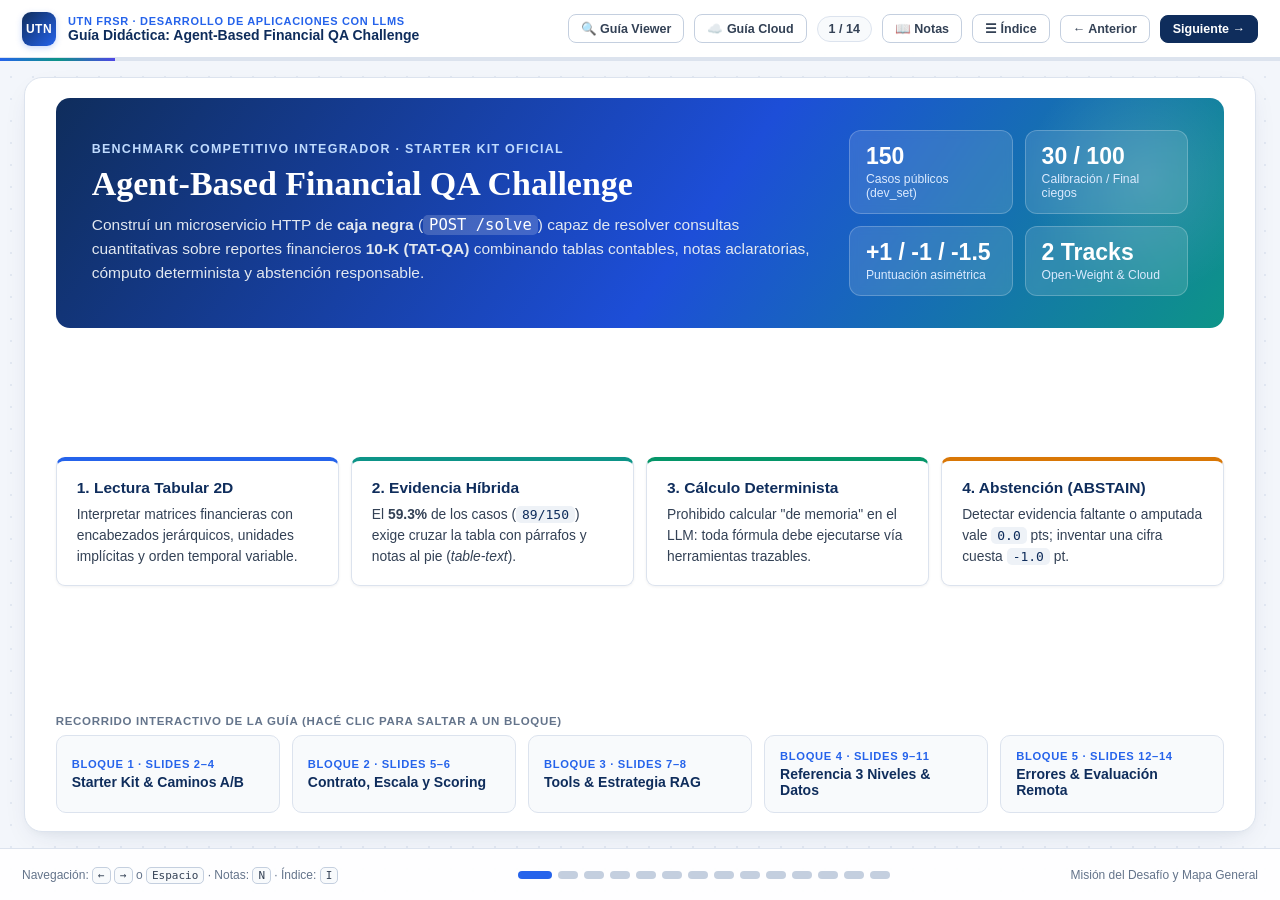
<file: docs/guia_didactica.html>
<!DOCTYPE html>
<html lang="es">
<head>
  <meta charset="UTF-8" />
  <meta name="viewport" content="width=device-width, initial-scale=1.0" />
  <title>Guía Didáctica Interactiva · Agent-Based Financial QA Challenge (UTN FRSR)</title>
  <style>
    :root {
      --bg: #f3f6fb;
      --bg-dots: #e2e8f2;
      --surface: #ffffff;
      --surface-alt: #f8fafc;
      --surface-tint: #f1f5fd;
      --border: #dce3ee;
      --border-strong: #c4cfdf;
      --text: #0f172a;
      --text-secondary: #334155;
      --text-muted: #64748b;

      --navy: #0f2d5c;
      --navy-light: #1e4282;
      --cobalt: #2563eb;
      --cobalt-soft: #eff6ff;
      --cobalt-border: #bfdbfe;

      --teal: #0d9488;
      --teal-soft: #f0fdfa;
      --teal-border: #99f6e4;

      --emerald: #059669;
      --emerald-soft: #ecfdf5;
      --emerald-border: #a7f3d0;

      --amber: #d97706;
      --amber-soft: #fffbeb;
      --amber-border: #fde68a;

      --rose: #dc2626;
      --rose-soft: #fef2f2;
      --rose-border: #fecaca;

      --indigo: #4f46e5;
      --indigo-soft: #eef2ff;
      --indigo-border: #c7d2fe;

      --shadow-sm: 0 1px 3px rgba(15, 23, 42, 0.06);
      --shadow-md: 0 10px 30px -10px rgba(15, 45, 92, 0.12), 0 4px 10px -4px rgba(15, 23, 42, 0.05);
      --radius: 14px;
      --radius-sm: 9px;
      --font-sans: "Inter", -apple-system, BlinkMacSystemFont, "Segoe UI", Roboto, sans-serif;
      --font-serif: Georgia, "Times New Roman", serif;
      --font-mono: ui-monospace, SFMono-Regular, Menlo, Monaco, Consolas, monospace;
    }

    * { box-sizing: border-box; }

    html, body {
      margin: 0;
      padding: 0;
      height: 100%;
      font-family: var(--font-sans);
      color: var(--text);
      background-color: var(--bg);
      background-image: radial-gradient(var(--bg-dots) 1px, transparent 1px);
      background-size: 22px 22px;
      -webkit-font-smoothing: antialiased;
    }

    body {
      display: flex;
      flex-direction: column;
      overflow: hidden;
    }

    /* Top Header */
    .deck-header {
      height: 58px;
      background: rgba(255, 255, 255, 0.94);
      backdrop-filter: blur(8px);
      border-bottom: 1px solid var(--border);
      display: flex;
      align-items: center;
      justify-content: space-between;
      padding: 0 22px;
      flex-shrink: 0;
      z-index: 20;
    }

    .brand-group {
      display: flex;
      align-items: center;
      gap: 12px;
      min-width: 0;
    }

    .brand-seal {
      width: 34px;
      height: 34px;
      border-radius: 9px;
      background: linear-gradient(135deg, var(--navy), var(--cobalt));
      color: #fff;
      font-weight: 800;
      font-size: 12px;
      letter-spacing: 0.04em;
      display: grid;
      place-items: center;
      flex-shrink: 0;
      box-shadow: 0 2px 6px rgba(37, 99, 235, 0.25);
    }

    .brand-meta {
      display: flex;
      flex-direction: column;
      min-width: 0;
    }

    .brand-kicker {
      font-size: 11px;
      font-weight: 700;
      text-transform: uppercase;
      letter-spacing: 0.06em;
      color: var(--cobalt);
      white-space: nowrap;
      overflow: hidden;
      text-overflow: ellipsis;
    }

    .brand-title {
      font-size: 14px;
      font-weight: 700;
      color: var(--navy);
      white-space: nowrap;
      overflow: hidden;
      text-overflow: ellipsis;
    }

    .header-controls {
      display: flex;
      align-items: center;
      gap: 10px;
    }

    .slide-counter {
      font-size: 12.5px;
      font-weight: 600;
      color: var(--text-secondary);
      background: var(--surface-alt);
      border: 1px solid var(--border);
      padding: 5px 11px;
      border-radius: 999px;
      font-variant-numeric: tabular-nums;
    }

    .btn {
      appearance: none;
      border: 1px solid var(--border-strong);
      background: var(--surface);
      color: var(--text-secondary);
      font-family: inherit;
      font-size: 12.5px;
      font-weight: 600;
      padding: 6px 12px;
      border-radius: 8px;
      cursor: pointer;
      display: inline-flex;
      align-items: center;
      gap: 6px;
      text-decoration: none;
      transition: all 0.15s ease;
    }

    .btn:hover:not(:disabled) {
      border-color: var(--cobalt);
      color: var(--cobalt);
      background: var(--cobalt-soft);
    }

    .btn:disabled {
      opacity: 0.4;
      cursor: not-allowed;
    }

    .btn-primary {
      background: var(--navy);
      border-color: var(--navy);
      color: #fff;
    }

    .btn-primary:hover:not(:disabled) {
      background: var(--navy-light);
      border-color: var(--navy-light);
      color: #fff;
    }

    /* Progress Bar */
    .progress-track {
      height: 3px;
      background: var(--border);
      width: 100%;
      flex-shrink: 0;
    }

    .progress-fill {
      height: 100%;
      background: linear-gradient(90deg, var(--cobalt), var(--teal), var(--indigo));
      transition: width 0.28s cubic-bezier(0.22, 1, 0.36, 1);
      width: 9%;
    }

    /* Main Stage */
    .stage-wrapper {
      flex: 1;
      min-height: 0;
      display: flex;
      align-items: center;
      justify-content: center;
      gap: 16px;
      padding: 16px 24px;
      overflow: hidden;
    }

    .slide-card {
      flex: 1;
      min-width: 0;
      width: 100%;
      max-width: 1480px;
      height: 100%;
      max-height: 920px;
      background: var(--surface);
      border: 1px solid var(--border);
      border-radius: 18px;
      box-shadow: var(--shadow-md);
      display: flex;
      flex-direction: column;
      overflow: hidden;
      position: relative;
    }

    /* Synchronized Study Notes Drawer */
    .notes-drawer {
      display: none;
      width: 390px;
      flex-shrink: 0;
      height: 100%;
      max-height: 920px;
      background: var(--surface);
      border: 1px solid var(--border);
      border-radius: 18px;
      box-shadow: var(--shadow-md);
      flex-direction: column;
      overflow: hidden;
      animation: slideFadeIn 0.2s ease-out;
    }

    .notes-drawer.open { display: flex; }

    .notes-head {
      padding: 13px 16px;
      background: linear-gradient(135deg, #0f2d5c, #1e4282);
      color: #fff;
      display: flex;
      align-items: center;
      justify-content: space-between;
      gap: 10px;
      flex-shrink: 0;
    }

    .notes-head-title {
      font-size: 13px;
      font-weight: 700;
      display: flex;
      align-items: center;
      gap: 7px;
    }

    .notes-close {
      background: rgba(255,255,255,0.16);
      border: 1px solid rgba(255,255,255,0.25);
      color: #fff;
      border-radius: 7px;
      padding: 3px 9px;
      font-size: 12px;
      font-weight: 700;
      cursor: pointer;
    }

    .notes-close:hover { background: rgba(255,255,255,0.28); }

    .notes-body {
      flex: 1;
      overflow-y: auto;
      padding: 15px 16px;
      display: flex;
      flex-direction: column;
      gap: 12px;
      font-size: 12.8px;
      line-height: 1.55;
      color: var(--text-secondary);
    }

    .notes-body h4 {
      margin: 0;
      font-size: 14.5px;
      color: var(--navy);
      line-height: 1.25;
    }

    .notes-section-lbl {
      font-size: 10.8px;
      font-weight: 800;
      text-transform: uppercase;
      letter-spacing: 0.06em;
      color: var(--cobalt);
      margin-bottom: 4px;
    }

    .notes-foot {
      padding: 10px 14px;
      border-top: 1px solid var(--border);
      background: var(--surface-alt);
      display: flex;
      align-items: center;
      justify-content: space-between;
      gap: 8px;
      flex-shrink: 0;
    }

    .btn-active {
      background: var(--cobalt-soft);
      border-color: var(--cobalt);
      color: var(--cobalt);
    }

    @media (max-width: 1340px) {
      .notes-drawer.open {
        position: fixed;
        right: 14px;
        top: 66px;
        bottom: 60px;
        height: auto;
        max-height: none;
        width: 370px;
        max-width: calc(100vw - 28px);
        z-index: 40;
      }
    }

    .slide {
      display: none;
      flex-direction: column;
      height: 100%;
      padding: clamp(16px, 2.2vh, 28px) clamp(18px, 2.4vw, 34px) clamp(14px, 2vh, 24px);
      overflow-y: auto;
      animation: slideFadeIn 0.24s ease-out;
    }

    .slide.active {
      display: flex;
    }

    @keyframes slideFadeIn {
      from { opacity: 0; transform: translateY(6px); }
      to { opacity: 1; transform: translateY(0); }
    }

    /* Slide Header */
    .slide-top {
      display: flex;
      align-items: flex-start;
      justify-content: space-between;
      gap: 16px;
      margin-bottom: clamp(10px, 1.6vh, 18px);
      padding-bottom: clamp(8px, 1.2vh, 14px);
      border-bottom: 1px solid var(--border);
      flex-shrink: 0;
    }

    .slide-eyebrow {
      display: inline-flex;
      align-items: center;
      gap: 7px;
      font-size: 11.5px;
      font-weight: 700;
      text-transform: uppercase;
      letter-spacing: 0.08em;
      padding: 3px 11px;
      border-radius: 999px;
      margin-bottom: 6px;
    }

    .eyebrow-cobalt { background: var(--cobalt-soft); color: var(--cobalt); border: 1px solid var(--cobalt-border); }
    .eyebrow-teal { background: var(--teal-soft); color: var(--teal); border: 1px solid var(--teal-border); }
    .eyebrow-indigo { background: var(--indigo-soft); color: var(--indigo); border: 1px solid var(--indigo-border); }
    .eyebrow-amber { background: var(--amber-soft); color: var(--amber); border: 1px solid var(--amber-border); }
    .eyebrow-emerald { background: var(--emerald-soft); color: var(--emerald); border: 1px solid var(--emerald-border); }
    .eyebrow-rose { background: var(--rose-soft); color: var(--rose); border: 1px solid var(--rose-border); }

    .slide-title {
      margin: 0;
      font-size: clamp(20px, 2.1vw, 27px);
      font-weight: 800;
      letter-spacing: -0.02em;
      color: var(--navy);
      line-height: 1.18;
    }

    .slide-subtitle {
      margin: 5px 0 0;
      font-size: clamp(13px, 1.15vw, 15.2px);
      color: var(--text-muted);
      max-width: 960px;
      line-height: 1.45;
    }

    .slide-body {
      flex: 1;
      min-height: 0;
      display: flex;
      flex-direction: column;
      gap: clamp(10px, 1.6vh, 18px);
    }

    /* Footer Navigation */
    .deck-footer {
      height: 52px;
      background: rgba(255, 255, 255, 0.94);
      border-top: 1px solid var(--border);
      display: flex;
      align-items: center;
      justify-content: space-between;
      padding: 0 22px;
      flex-shrink: 0;
      gap: 14px;
    }

    .slide-dots {
      display: flex;
      align-items: center;
      gap: 6px;
      overflow-x: auto;
      padding: 4px 0;
    }

    .dot-btn {
      height: 8px;
      width: 20px;
      border-radius: 999px;
      border: none;
      background: var(--border-strong);
      cursor: pointer;
      transition: all 0.2s ease;
      padding: 0;
    }

    .dot-btn:hover { background: var(--cobalt); opacity: 0.7; }
    .dot-btn.active { width: 34px; background: var(--cobalt); }

    .footer-hint {
      font-size: 12px;
      color: var(--text-muted);
      white-space: nowrap;
    }

    kbd {
      font-family: var(--font-mono);
      font-size: 11px;
      background: var(--surface-alt);
      border: 1px solid var(--border-strong);
      border-radius: 5px;
      padding: 1px 5px;
      color: var(--text-secondary);
    }

    /* Grids & Panels */
    .grid-2 {
      display: grid;
      grid-template-columns: 1fr 1fr;
      gap: 16px;
      flex: 1;
      min-height: 0;
    }

    .grid-asymmetric {
      display: grid;
      grid-template-columns: 1.32fr 0.95fr;
      gap: 16px;
      flex: 1;
      min-height: 0;
    }

    .grid-4 {
      display: grid;
      grid-template-columns: repeat(4, 1fr);
      gap: 12px;
    }

    .grid-3 {
      display: grid;
      grid-template-columns: repeat(3, 1fr);
      gap: 14px;
    }

    .panel {
      background: var(--surface-alt);
      border: 1px solid var(--border);
      border-radius: var(--radius);
      padding: 18px 20px;
      display: flex;
      flex-direction: column;
      min-height: 0;
    }

    .panel-white {
      background: var(--surface);
      border: 1px solid var(--border);
      border-radius: var(--radius);
      padding: 18px 20px;
      display: flex;
      flex-direction: column;
      min-height: 0;
    }

    .panel-title {
      font-size: 15.5px;
      font-weight: 700;
      color: var(--navy);
      margin: 0 0 10px;
      display: flex;
      align-items: center;
      justify-content: space-between;
      gap: 8px;
    }

    /* Hero Slide 1 */
    .hero-banner {
      background: linear-gradient(125deg, #0f2d5c 0%, #1d4ed8 55%, #0d9488 100%);
      color: #fff;
      border-radius: var(--radius);
      padding: 32px 36px;
      display: flex;
      justify-content: space-between;
      align-items: center;
      gap: 28px;
      position: relative;
      overflow: hidden;
    }

    .hero-banner::after {
      content: "";
      position: absolute;
      right: -40px;
      top: -40px;
      width: 240px;
      height: 240px;
      border-radius: 50%;
      background: radial-gradient(circle, rgba(255,255,255,0.14), transparent 70%);
      pointer-events: none;
    }

    .hero-kicker {
      font-size: 12.5px;
      text-transform: uppercase;
      letter-spacing: 0.1em;
      color: #bfdbfe;
      font-weight: 700;
      margin-bottom: 8px;
    }

    .hero-title {
      font-family: var(--font-serif);
      font-size: 34px;
      font-weight: 700;
      margin: 0 0 10px;
      line-height: 1.15;
    }

    .hero-desc {
      margin: 0;
      font-size: 15.5px;
      color: #e2e8f0;
      max-width: 760px;
      line-height: 1.55;
    }

    .hero-stats {
      display: grid;
      grid-template-columns: repeat(2, 1fr);
      gap: 12px;
      min-width: 320px;
      z-index: 1;
    }

    .hero-stat {
      background: rgba(255, 255, 255, 0.12);
      border: 1px solid rgba(255, 255, 255, 0.22);
      border-radius: 12px;
      padding: 13px 16px;
      backdrop-filter: blur(4px);
    }

    .hero-stat-val {
      font-size: 23px;
      font-weight: 800;
      line-height: 1.1;
    }

    .hero-stat-lbl {
      font-size: 12.2px;
      color: #dbeafe;
      margin-top: 3px;
    }

    .pillar-card {
      background: var(--surface);
      border: 1px solid var(--border);
      border-top: 4px solid var(--cobalt);
      border-radius: var(--radius-sm);
      padding: 18px 20px;
      box-shadow: var(--shadow-sm);
    }

    .pillar-card.teal { border-top-color: var(--teal); }
    .pillar-card.emerald { border-top-color: var(--emerald); }
    .pillar-card.amber { border-top-color: var(--amber); }

    .pillar-card h4 {
      margin: 0 0 8px;
      font-size: 15.5px;
      color: var(--navy);
    }

    .pillar-card p {
      margin: 0;
      font-size: 13.8px;
      color: var(--text-secondary);
      line-height: 1.5;
    }

    .quick-nav-grid {
      display: grid;
      grid-template-columns: repeat(5, 1fr);
      gap: 12px;
    }

    .quick-jump {
      text-align: left;
      background: var(--surface-alt);
      border: 1px solid var(--border);
      border-radius: 10px;
      padding: 14px 15px;
      cursor: pointer;
      transition: all 0.15s ease;
      font-family: inherit;
    }

    .quick-jump:hover {
      border-color: var(--cobalt);
      background: var(--cobalt-soft);
      transform: translateY(-1px);
    }

    .quick-jump .qj-num {
      font-size: 11.2px;
      font-weight: 800;
      color: var(--cobalt);
      text-transform: uppercase;
      letter-spacing: 0.06em;
    }

    .quick-jump .qj-title {
      font-size: 14px;
      font-weight: 700;
      color: var(--navy);
      margin-top: 4px;
    }

    /* Callouts */
    .callout {
      border-radius: var(--radius-sm);
      padding: 12px 16px;
      font-size: 13.8px;
      line-height: 1.5;
      display: flex;
      gap: 10px;
      align-items: flex-start;
    }

    .callout-important {
      background: var(--indigo-soft);
      border: 1px solid var(--indigo-border);
      border-left: 4px solid var(--indigo);
      color: #1e1b4b;
    }

    .callout-warn {
      background: var(--amber-soft);
      border: 1px solid var(--amber-border);
      border-left: 4px solid var(--amber);
      color: #78350f;
    }

    .callout-ok {
      background: var(--emerald-soft);
      border: 1px solid var(--emerald-border);
      border-left: 4px solid var(--emerald);
      color: #064e3b;
    }

    /* Interactive SVG diagrams */
    .diagram-box {
      background: #fbfcfe;
      border: 1px solid var(--border);
      border-radius: var(--radius);
      padding: 12px;
      display: flex;
      flex-direction: column;
      justify-content: center;
      position: relative;
      overflow: hidden;
      min-height: 220px;
    }

    .diagram-hint {
      font-size: 11.5px;
      color: var(--cobalt);
      font-weight: 600;
      margin-bottom: 6px;
      display: flex;
      align-items: center;
      gap: 6px;
    }

    svg.interactive-svg {
      width: 100%;
      height: auto;
      display: block;
      user-select: none;
    }

    .svg-node {
      cursor: pointer;
      transition: transform 0.15s ease, filter 0.15s ease;
    }

    .svg-node:hover rect,
    .svg-node:hover polygon {
      filter: drop-shadow(0 3px 6px rgba(37, 99, 235, 0.22));
      stroke-width: 2.2px;
    }

    .svg-node.selected rect,
    .svg-node.selected polygon {
      stroke: var(--navy) !important;
      stroke-width: 2.8px !important;
      filter: drop-shadow(0 4px 10px rgba(15, 45, 92, 0.25));
    }

    /* Inspector Panel */
    .inspector {
      background: var(--surface);
      border: 1px solid var(--border);
      border-radius: var(--radius);
      padding: 20px;
      display: flex;
      flex-direction: column;
      gap: 14px;
      overflow-y: auto;
    }

    .inspector-badge {
      display: inline-block;
      font-size: 11px;
      font-weight: 700;
      text-transform: uppercase;
      letter-spacing: 0.05em;
      padding: 3px 9px;
      border-radius: 6px;
      width: fit-content;
    }

    .badge-readonly { background: var(--rose-soft); color: var(--rose); border: 1px solid var(--rose-border); }
    .badge-editable { background: var(--emerald-soft); color: var(--emerald); border: 1px solid var(--emerald-border); }
    .badge-tool { background: var(--cobalt-soft); color: var(--cobalt); border: 1px solid var(--cobalt-border); }
    .badge-guardrail { background: var(--amber-soft); color: var(--amber); border: 1px solid var(--amber-border); }
    .badge-remote { background: var(--indigo-soft); color: var(--indigo); border: 1px solid var(--indigo-border); }

    .inspector h3 {
      margin: 0;
      font-size: 19px;
      color: var(--navy);
    }

    .inspector p {
      margin: 0;
      font-size: 14.5px;
      color: var(--text-secondary);
      line-height: 1.55;
    }

    pre.code-block {
      margin: 0;
      background: #0f172a;
      color: #e2e8f0;
      font-family: var(--font-mono);
      font-size: 13.2px;
      line-height: 1.55;
      padding: 14px 16px;
      border-radius: 9px;
      overflow-x: auto;
      white-space: pre-wrap;
    }

    code.inline {
      font-family: var(--font-mono);
      font-size: 13px;
      background: #eef2f7;
      color: var(--navy);
      padding: 1px 6px;
      border-radius: 5px;
    }

    /* Tabs */
    .tabs {
      display: flex;
      gap: 8px;
      flex-wrap: wrap;
    }

    .tab-btn {
      border: 1px solid var(--border-strong);
      background: var(--surface);
      color: var(--text-secondary);
      font-family: inherit;
      font-size: 13px;
      font-weight: 600;
      padding: 6px 13px;
      border-radius: 8px;
      cursor: pointer;
      transition: all 0.15s ease;
    }

    .tab-btn:hover { border-color: var(--cobalt); color: var(--cobalt); }
    .tab-btn.active {
      background: var(--navy);
      border-color: var(--navy);
      color: #fff;
    }

    /* Tables */
    table.data-table {
      width: 100%;
      border-collapse: collapse;
      font-size: 13.8px;
    }

    table.data-table th,
    table.data-table td {
      padding: 9px 11px;
      border-bottom: 1px solid var(--border);
      text-align: left;
    }

    table.data-table th {
      background: var(--surface-alt);
      color: var(--navy);
      font-weight: 700;
      font-size: 12px;
      text-transform: uppercase;
      letter-spacing: 0.03em;
    }

    table.data-table td.num,
    table.data-table th.num {
      text-align: right;
      font-variant-numeric: tabular-nums;
    }

    table.data-table tr.highlight-row {
      background: #f4f8ff;
      font-weight: 700;
    }

    .pill {
      display: inline-block;
      padding: 3px 9px;
      border-radius: 999px;
      font-size: 12px;
      font-weight: 700;
      font-variant-numeric: tabular-nums;
      white-space: nowrap;
      flex-shrink: 0;
    }

    .pill-ok { background: var(--emerald-soft); color: var(--emerald); }
    .pill-zero { background: var(--amber-soft); color: var(--amber); }
    .pill-err { background: var(--rose-soft); color: var(--rose); }
    .pill-info { background: var(--cobalt-soft); color: var(--cobalt); }

    /* Interactive JSON Contract Fields */
    .json-line {
      display: flex;
      align-items: baseline;
      gap: 8px;
      padding: 6px 10px;
      border-radius: 6px;
      cursor: pointer;
      font-family: var(--font-mono);
      font-size: 13.2px;
      transition: background 0.12s ease;
    }

    .json-line:hover { background: rgba(37, 99, 235, 0.14); }
    .json-line.active { background: rgba(37, 99, 235, 0.24); outline: 1px solid #60a5fa; }

    /* Simulator Form Controls */
    .sim-grid {
      display: grid;
      grid-template-columns: 1fr 1fr;
      gap: 10px;
    }

    .field-lbl {
      display: flex;
      flex-direction: column;
      gap: 4px;
      font-size: 13px;
      font-weight: 600;
      color: var(--text-secondary);
    }

    .field-lbl input,
    .field-lbl select {
      font-family: var(--font-mono);
      font-size: 13.5px;
      padding: 8px 10px;
      border: 1px solid var(--border-strong);
      border-radius: 7px;
      background: #fff;
      color: var(--text);
    }

    .sim-result {
      border-radius: 10px;
      padding: 13px 15px;
      font-size: 13.8px;
      border: 1px solid var(--border);
    }

    /* Failure pattern cards & Error Explorer */
    .pattern-list {
      display: flex;
      flex-direction: column;
      gap: 12px;
    }

    .pattern-btn {
      text-align: left;
      background: var(--surface);
      border: 1px solid var(--border);
      border-left: 4px solid var(--border-strong);
      border-radius: 10px;
      padding: 14px 16px;
      cursor: pointer;
      font-family: inherit;
      transition: all 0.15s ease;
    }

    .pattern-btn:hover { border-color: var(--cobalt); background: var(--cobalt-soft); }
    .pattern-btn.active {
      border-color: var(--navy);
      border-left-color: var(--rose);
      background: #fff;
      box-shadow: var(--shadow-sm);
    }

    .pattern-btn .pt-head {
      display: flex;
      justify-content: space-between;
      align-items: center;
      font-size: 14.5px;
      font-weight: 700;
      color: var(--navy);
    }

    .pattern-btn .pt-sub {
      font-size: 13px;
      color: var(--text-muted);
      margin-top: 4px;
    }

    /* Checklist */
    .checklist {
      display: flex;
      flex-direction: column;
      gap: 10px;
    }

    .check-item {
      display: flex;
      align-items: flex-start;
      gap: 10px;
      padding: clamp(7px, 1vh, 11px) clamp(9px, 1vw, 13px);
      border-radius: 9px;
      background: var(--surface);
      border: 1px solid var(--border);
      font-size: clamp(12.2px, 1vw, 13.8px);
      cursor: pointer;
      transition: background 0.12s ease;
    }

    .check-item:hover { background: var(--cobalt-soft); }
    .check-item input { margin-top: 2px; accent-color: var(--emerald); }
    .check-item.checked {
      background: var(--emerald-soft);
      border-color: var(--emerald-border);
      color: #064e3b;
    }

    /* Outline Modal */
    .modal-backdrop {
      position: fixed;
      inset: 0;
      background: rgba(15, 23, 42, 0.5);
      backdrop-filter: blur(3px);
      display: none;
      align-items: center;
      justify-content: center;
      z-index: 50;
      padding: 20px;
    }

    .modal-backdrop.open { display: flex; }

    .modal-card {
      background: #fff;
      border-radius: 16px;
      max-width: 780px;
      width: 100%;
      max-height: 82vh;
      display: flex;
      flex-direction: column;
      box-shadow: 0 24px 50px rgba(15, 23, 42, 0.25);
      overflow: hidden;
    }

    .modal-head {
      padding: 14px 20px;
      border-bottom: 1px solid var(--border);
      display: flex;
      justify-content: space-between;
      align-items: center;
    }

    .modal-head h3 { margin: 0; font-size: 16px; color: var(--navy); }

    .modal-list {
      padding: 16px 20px;
      overflow-y: auto;
      display: grid;
      grid-template-columns: 1fr 1fr;
      gap: 10px;
    }

    .outline-item {
      text-align: left;
      padding: 10px 12px;
      border-radius: 10px;
      border: 1px solid var(--border);
      background: var(--surface-alt);
      cursor: pointer;
      font-family: inherit;
      transition: all 0.14s ease;
    }

    .outline-item:hover, .outline-item.current {
      border-color: var(--cobalt);
      background: var(--cobalt-soft);
    }

    .outline-item .oi-num { font-size: 10.5px; font-weight: 800; color: var(--cobalt); text-transform: uppercase; }
    .outline-item .oi-title { font-size: 13px; font-weight: 700; color: var(--navy); margin-top: 2px; }

    /* Responsive adjustments */
    @media (max-height: 780px) {
      .slide-body, .grid-2, .grid-asymmetric {
        flex: 0 0 auto;
        min-height: auto;
      }
      .diagram-box {
        min-height: 230px;
        flex: 0 0 auto;
      }
    }

    @media (max-width: 1040px) {
      .grid-2, .grid-asymmetric, .grid-4, .grid-3, .quick-nav-grid, .modal-list {
        grid-template-columns: 1fr;
      }
      .hero-banner { flex-direction: column; align-items: flex-start; }
      .slide { padding: 18px; }
      .footer-hint { display: none; }
    }
  </style>
</head>
<body>
  <!-- Top Header -->
  <header class="deck-header">
    <div class="brand-group">
      <div class="brand-seal">UTN</div>
      <div class="brand-meta">
        <span class="brand-kicker">UTN FRSR · Desarrollo de Aplicaciones con LLMs</span>
        <span class="brand-title">Guía Didáctica: Agent-Based Financial QA Challenge</span>
      </div>
    </div>

    <div class="header-controls">
      <a href="guia_viewer.html" class="btn" title="Guía paso a paso del Visualizador Local (viewer.py)">🔍 Guía Viewer</a>
      <a href="guia_plataforma.html" class="btn" title="Guía paso a paso de la Plataforma de Evaluación Cloud">☁️ Guía Cloud</a>
      <span id="slideCounter" class="slide-counter">1 / 14</span>
      <button id="toggleNotesBtn" class="btn" title="Mostrar / ocultar notas detalladas de la diapositiva (N)">📖 Notas</button>
      <button id="openOutlineBtn" class="btn" title="Ver índice completo de diapositivas (I)">☰ Índice</button>
      <button id="prevBtn" class="btn" title="Diapositiva anterior (←)">← Anterior</button>
      <button id="nextBtn" class="btn btn-primary" title="Siguiente diapositiva (→)">Siguiente →</button>
    </div>
  </header>

  <div class="progress-track">
    <div id="progressFill" class="progress-fill"></div>
  </div>

  <!-- Main Presentation Stage -->
  <main class="stage-wrapper">
    <div class="slide-card">

      <!-- SLIDE 1: PORTADA -->
      <section class="slide active" data-title="Misión del Desafío y Mapa General">
        <div class="slide-body" style="justify-content: space-between;">
          <div class="hero-banner">
            <div>
              <div class="hero-kicker">Benchmark Competitivo Integrador · Starter Kit Oficial</div>
              <h1 class="hero-title">Agent-Based Financial QA Challenge</h1>
              <p class="hero-desc">
                Construí un microservicio HTTP de <strong>caja negra</strong> (<code style="background:rgba(255,255,255,0.18);color:#fff;padding:1px 6px;border-radius:5px;">POST /solve</code>) capaz de resolver consultas cuantitativas sobre reportes financieros <strong>10-K (TAT-QA)</strong> combinando tablas contables, notas aclaratorias, cómputo determinista y abstención responsable.
              </p>
            </div>
            <div class="hero-stats">
              <div class="hero-stat">
                <div class="hero-stat-val">150</div>
                <div class="hero-stat-lbl">Casos públicos (dev_set)</div>
              </div>
              <div class="hero-stat">
                <div class="hero-stat-val">30 / 100</div>
                <div class="hero-stat-lbl">Calibración / Final ciegos</div>
              </div>
              <div class="hero-stat">
                <div class="hero-stat-val">+1 / -1 / -1.5</div>
                <div class="hero-stat-lbl">Puntuación asimétrica</div>
              </div>
              <div class="hero-stat">
                <div class="hero-stat-val">2 Tracks</div>
                <div class="hero-stat-lbl">Open-Weight &amp; Cloud</div>
              </div>
            </div>
          </div>

          <div class="grid-4">
            <div class="pillar-card">
              <h4>1. Lectura Tabular 2D</h4>
              <p>Interpretar matrices financieras con encabezados jerárquicos, unidades implícitas y orden temporal variable.</p>
            </div>
            <div class="pillar-card teal">
              <h4>2. Evidencia Híbrida</h4>
              <p>El <strong>59.3%</strong> de los casos (<code class="inline">89/150</code>) exige cruzar la tabla con párrafos y notas al pie (<em>table-text</em>).</p>
            </div>
            <div class="pillar-card emerald">
              <h4>3. Cálculo Determinista</h4>
              <p>Prohibido calcular "de memoria" en el LLM: toda fórmula debe ejecutarse vía herramientas trazables.</p>
            </div>
            <div class="pillar-card amber">
              <h4>4. Abstención (ABSTAIN)</h4>
              <p>Detectar evidencia faltante o amputada vale <code class="inline">0.0</code> pts; inventar una cifra cuesta <code class="inline">-1.0</code> pt.</p>
            </div>
          </div>

          <div>
            <div style="font-size:11.5px;font-weight:700;text-transform:uppercase;letter-spacing:0.06em;color:var(--text-muted);margin-bottom:8px;">
              Recorrido interactivo de la guía (hacé clic para saltar a un bloque)
            </div>
            <div class="quick-nav-grid">
              <button class="quick-jump" onclick="goToSlide(1)">
                <div class="qj-num">Bloque 1 · Slides 2–4</div>
                <div class="qj-title">Starter Kit &amp; Caminos A/B</div>
              </button>
              <button class="quick-jump" onclick="goToSlide(4)">
                <div class="qj-num">Bloque 2 · Slides 5–6</div>
                <div class="qj-title">Contrato, Escala y Scoring</div>
              </button>
              <button class="quick-jump" onclick="goToSlide(6)">
                <div class="qj-num">Bloque 3 · Slides 7–8</div>
                <div class="qj-title">Tools &amp; Estrategia RAG</div>
              </button>
              <button class="quick-jump" onclick="goToSlide(8)">
                <div class="qj-num">Bloque 4 · Slides 9–11</div>
                <div class="qj-title">Referencia 3 Niveles &amp; Datos</div>
              </button>
              <button class="quick-jump" onclick="goToSlide(11)">
                <div class="qj-num">Bloque 5 · Slides 12–14</div>
                <div class="qj-title">Errores &amp; Evaluación Remota</div>
              </button>
            </div>
          </div>
        </div>
      </section>

      <!-- SLIDE 2: STARTER KIT & CICLO LOCAL -->
      <section class="slide" data-title="Starter Kit y Ciclo de Desarrollo Local">
        <div class="slide-top">
          <div>
            <span class="slide-eyebrow eyebrow-cobalt">1 · Arquitectura del Starter Kit</span>
            <h2 class="slide-title">Mapa de Archivos y Ciclo Iterativo Offline</h2>
            <p class="slide-subtitle">Explorá cada componente haciendo clic sobre los nodos del diagrama para ver su rol, permisos de edición y comandos exactos.</p>
          </div>
        </div>

        <div class="slide-body grid-asymmetric">
          <div class="diagram-box">
            <div class="diagram-hint">👆 Hacé clic en cualquier módulo para ver su rol y los 2 caminos de despliegue</div>
            <svg class="interactive-svg" viewBox="0 0 680 435" xmlns="http://www.w3.org/2000/svg">
              <defs>
                <marker id="arrow1" viewBox="0 0 10 10" refX="8" refY="5" markerWidth="6" markerHeight="6" orient="auto-start-reverse">
                  <path d="M 0 1 L 10 5 L 0 9 z" fill="#64748b"/>
                </marker>
                <marker id="arrow1-ind" viewBox="0 0 10 10" refX="8" refY="5" markerWidth="6" markerHeight="6" orient="auto">
                  <path d="M 0 1 L 10 5 L 0 9 z" fill="#4f46e5"/>
                </marker>
              </defs>

              <!-- Row 1: Offline Evaluation + Server + Agent Implementation -->
              <path d="M 162 62 L 185 62" stroke="#64748b" stroke-width="1.6" fill="none" marker-end="url(#arrow1)"/>
              <path d="M 332 62 L 355 62" stroke="#64748b" stroke-width="1.6" fill="none" marker-end="url(#arrow1)"/>
              <path d="M 497 62 L 518 62" stroke="#059669" stroke-width="1.8" fill="none" marker-end="url(#arrow1)"/>

              <!-- Row 1 -> Row 2 -->
              <path d="M 258 94 L 258 142" stroke="#94a3b8" stroke-dasharray="4 3" stroke-width="1.5" fill="none" marker-end="url(#arrow1)"/>
              <path d="M 426 94 L 426 142" stroke="#94a3b8" stroke-dasharray="4 3" stroke-width="1.5" fill="none" marker-end="url(#arrow1)"/>
              <path d="M 355 174 L 332 174" stroke="#64748b" stroke-width="1.6" fill="none" marker-end="url(#arrow1)"/>
              <path d="M 185 174 L 162 174" stroke="#64748b" stroke-width="1.6" fill="none" marker-end="url(#arrow1)"/>

              <!-- Bifurcation from server.py / agent to Path A and Path B (routed below Row 2) -->
              <path d="M 588 96 L 588 226 L 155 226 L 155 248" stroke="#2563eb" stroke-width="1.7" fill="none" marker-end="url(#arrow1-ind)"/>
              <path d="M 588 96 L 588 248" stroke="#4f46e5" stroke-width="1.7" fill="none" marker-end="url(#arrow1-ind)"/>

              <!-- Path A & B -> Remote Evaluator -->
              <path d="M 155 320 L 155 362 L 238 362" stroke="#2563eb" stroke-width="1.8" fill="none" marker-end="url(#arrow1-ind)"/>
              <path d="M 555 320 L 555 362 L 448 362" stroke="#4f46e5" stroke-width="1.8" fill="none" marker-end="url(#arrow1-ind)"/>

              <!-- Node: dev_set -->
              <g class="svg-node selected" data-kit="devset" onclick="selectKitNode('devset', this)">
                <rect x="18" y="30" width="144" height="64" rx="9" fill="#fffbeb" stroke="#d97706" stroke-width="1.6"/>
                <text x="90" y="53" text-anchor="middle" font-size="11" font-weight="700" fill="#78350f">data/dev_set.json</text>
                <text x="90" y="69" text-anchor="middle" font-size="9.8" fill="#92400e">150 casos públicos</text>
                <text x="90" y="83" text-anchor="middle" font-size="9.2" fill="#b45309">61 table · 89 table-text</text>
              </g>

              <!-- Node: run_local_eval -->
              <g class="svg-node" data-kit="runeval" onclick="selectKitNode('runeval', this)">
                <rect x="188" y="30" width="144" height="64" rx="9" fill="#eff6ff" stroke="#2563eb" stroke-width="1.6"/>
                <text x="260" y="53" text-anchor="middle" font-size="10.8" font-weight="700" fill="#1e3a8a">run_local_eval.py</text>
                <text x="260" y="69" text-anchor="middle" font-size="9.8" fill="#1d4ed8">Cliente HTTP local</text>
                <text x="260" y="83" text-anchor="middle" font-size="9.2" fill="#3b82f6">Reporte + JSON</text>
              </g>

              <!-- Node: server.py -->
              <g class="svg-node" data-kit="server" onclick="selectKitNode('server', this)">
                <rect x="358" y="30" width="138" height="64" rx="9" fill="#ecfdf5" stroke="#059669" stroke-width="1.8"/>
                <text x="427" y="53" text-anchor="middle" font-size="11" font-weight="700" fill="#065f46">src/server.py</text>
                <text x="427" y="69" text-anchor="middle" font-size="9.8" fill="#047857">/health · /solve</text>
                <text x="427" y="83" text-anchor="middle" font-size="9.2" fill="#059669">Capa HTTP caja negra</text>
              </g>

              <!-- Node: Agent Implementation -->
              <g class="svg-node" data-kit="agent_impl" onclick="selectKitNode('agent_impl', this)">
                <rect x="520" y="30" width="144" height="64" rx="9" fill="#d1fae5" stroke="#059669" stroke-width="2"/>
                <text x="592" y="53" text-anchor="middle" font-size="11" font-weight="800" fill="#064e3b">✏️ Tu Sistema (src/)</text>
                <text x="592" y="69" text-anchor="middle" font-size="9.8" fill="#065f46">agent.py + tools.py</text>
                <text x="592" y="83" text-anchor="middle" font-size="9.2" fill="#047857">Lógica + guardrails</text>
              </g>

              <!-- Row 2: viewer / evaluator / schemas -->
              <g class="svg-node" data-kit="viewer" onclick="selectKitNode('viewer', this)">
                <rect x="18" y="144" width="144" height="60" rx="9" fill="#f0fdfa" stroke="#0d9488" stroke-width="1.6"/>
                <text x="90" y="167" text-anchor="middle" font-size="11" font-weight="700" fill="#115e59">scripts/viewer.py</text>
                <text x="90" y="183" text-anchor="middle" font-size="9.5" fill="#0f766e">UI Web (:8501) GT vs Pred</text>
              </g>

              <g class="svg-node" data-kit="evaluator" onclick="selectKitNode('evaluator', this)">
                <rect x="188" y="144" width="144" height="60" rx="9" fill="#fef2f2" stroke="#dc2626" stroke-width="1.6"/>
                <text x="260" y="167" text-anchor="middle" font-size="11" font-weight="700" fill="#991b1b">src/evaluator.py</text>
                <text x="260" y="183" text-anchor="middle" font-size="9.5" fill="#b91c1c">🔒 Scoring + Diagnóstico</text>
              </g>

              <g class="svg-node" data-kit="schemas" onclick="selectKitNode('schemas', this)">
                <rect x="358" y="144" width="138" height="60" rx="9" fill="#fef2f2" stroke="#dc2626" stroke-width="1.6"/>
                <text x="427" y="167" text-anchor="middle" font-size="11" font-weight="700" fill="#991b1b">src/schemas.py</text>
                <text x="427" y="183" text-anchor="middle" font-size="9.5" fill="#b91c1c">🔒 Contrato Pydantic v2</text>
              </g>

              <!-- Row 3: Two Execution Paths -->
              <g class="svg-node" data-kit="host_cloud" onclick="selectKitNode('host_cloud', this)">
                <rect x="24" y="250" width="270" height="70" rx="10" fill="#eff6ff" stroke="#2563eb" stroke-width="1.8"/>
                <text x="159" y="272" text-anchor="middle" font-size="11.2" font-weight="800" fill="#1e3a8a">Camino A · Cloud (Host / VM)</text>
                <text x="159" y="289" text-anchor="middle" font-size="9.8" fill="#1d4ed8">uvicorn local → API LLM Cloud (HTTPS)</text>
                <text x="159" y="305" text-anchor="middle" font-size="9.5" fill="#3b82f6">+ scripts/start_tunnel.py en Host (Slide 3)</text>
              </g>

              <g class="svg-node" data-kit="colab" onclick="selectKitNode('colab', this)">
                <rect x="392" y="250" width="270" height="70" rx="10" fill="#eef2ff" stroke="#4f46e5" stroke-width="1.8"/>
                <text x="527" y="272" text-anchor="middle" font-size="11.2" font-weight="800" fill="#312e81">Camino B · Open-Weight (Colab T4)</text>
                <text x="527" y="289" text-anchor="middle" font-size="9.8" fill="#4338ca">uvicorn en hilo daemon + GPU VRAM local</text>
                <text x="527" y="305" text-anchor="middle" font-size="9.5" fill="#4f46e5">+ túnel cloudflared en Notebook (Slide 4)</text>
              </g>

              <!-- Row 4: Remote Evaluator -->
              <g class="svg-node" data-kit="remote" onclick="selectKitNode('remote', this)">
                <rect x="240" y="340" width="206" height="58" rx="10" fill="#0f2d5c"/>
                <text x="343" y="364" text-anchor="middle" font-size="11.5" font-weight="800" fill="#ffffff">Evaluador Remoto</text>
                <text x="343" y="381" text-anchor="middle" font-size="9.8" fill="#bfdbfe">Calibración (30) · Final (100)</text>
              </g>

              <text x="20" y="422" font-size="10.5" fill="#64748b">Leyenda: 🔒 Intocable · ✏️ Código de tu equipo · Dos caminos de ejecución convergen al Evaluador Remoto</text>
            </svg>
          </div>

          <div id="kitInspector" class="inspector">
            <!-- Populated by JS -->
          </div>
        </div>
      </section>

      <!-- SLIDE 3: CAMINO A - TRACK CLOUD PROPIETARIO -->
      <section class="slide" data-title="Camino A: Track Cloud Propietario (Host / VM)">
        <div class="slide-top">
          <div>
            <span class="slide-eyebrow eyebrow-cobalt">1 · Despliegue Camino A (Track Cloud Propietario)</span>
            <h2 class="slide-title">Cómo Implementar y Exponer vía API Cloud desde tu Host o VM</h2>
            <p class="slide-subtitle">Tu máquina (o una VM sin GPU) corre <code class="inline">uvicorn</code> como proceso estándar, consulta una API LLM externa por HTTPS y se expone con <code class="inline">scripts/start_tunnel.py</code> (<code class="inline">cloudflared</code>).</p>
          </div>
        </div>

        <div class="slide-body grid-asymmetric">
          <div class="diagram-box">
            <div class="diagram-hint">👆 Hacé clic en cada etapa del Camino A para ver comandos y buenas prácticas</div>
            <svg class="interactive-svg" viewBox="0 0 680 390" xmlns="http://www.w3.org/2000/svg">
              <defs>
                <marker id="ar-ca" viewBox="0 0 10 10" refX="8" refY="5" markerWidth="6" markerHeight="6" orient="auto">
                  <path d="M 0 1 L 10 5 L 0 9 z" fill="#2563eb"/>
                </marker>
              </defs>

              <!-- Host Container -->
              <rect x="195" y="25" width="285" height="335" rx="14" fill="#f8fafc" stroke="#94a3b8" stroke-width="1.5" stroke-dasharray="6 4"/>
              <text x="337" y="48" text-anchor="middle" font-size="11.5" font-weight="800" fill="#334155">TU PC / HOST LOCAL O VM</text>

              <!-- Evaluador Remoto -->
              <g class="svg-node" data-ca="eval_ext" onclick="selectPathANode('eval_ext', this)">
                <rect x="18" y="75" width="142" height="80" rx="10" fill="#0f2d5c"/>
                <text x="89" y="106" text-anchor="middle" font-size="11.5" font-weight="700" fill="#ffffff">Evaluador Remoto</text>
                <text x="89" y="124" text-anchor="middle" font-size="9.8" fill="#bfdbfe">POST /solve</text>
                <text x="89" y="139" text-anchor="middle" font-size="9.5" fill="#93c5fd">(Calibración / Final)</text>
              </g>

              <!-- Local Eval -->
              <g class="svg-node" data-ca="local_test" onclick="selectPathANode('local_test', this)">
                <rect x="18" y="210" width="142" height="75" rx="10" fill="#fffbeb" stroke="#d97706" stroke-width="1.6"/>
                <text x="89" y="238" text-anchor="middle" font-size="11" font-weight="700" fill="#78350f">Terminal 2 (Offline)</text>
                <text x="89" y="255" text-anchor="middle" font-size="9.8" fill="#92400e">run_local_eval.py</text>
                <text x="89" y="270" text-anchor="middle" font-size="9.5" fill="#b45309">127.0.0.1:8000</text>
              </g>

              <!-- Tunnel inside Host -->
              <g class="svg-node selected" data-ca="tunnel_host" onclick="selectPathANode('tunnel_host', this)">
                <rect x="215" y="75" width="245" height="68" rx="10" fill="#eef2ff" stroke="#4f46e5" stroke-width="1.8"/>
                <text x="337" y="101" text-anchor="middle" font-size="11.5" font-weight="700" fill="#312e81">Terminal 3: scripts/start_tunnel.py</text>
                <text x="337" y="119" text-anchor="middle" font-size="9.8" fill="#4338ca">https://&lt;id&gt;.trycloudflare.com → :8000</text>
              </g>

              <!-- Uvicorn + server.py -->
              <g class="svg-node" data-ca="uvicorn_host" onclick="selectPathANode('uvicorn_host', this)">
                <rect x="215" y="168" width="245" height="78" rx="10" fill="#ecfdf5" stroke="#059669" stroke-width="1.8"/>
                <text x="337" y="193" text-anchor="middle" font-size="11.5" font-weight="700" fill="#065f46">Terminal 1: uvicorn src.server:app</text>
                <text x="337" y="211" text-anchor="middle" font-size="9.8" fill="#047857">GET /health · POST /solve (:8000)</text>
                <text x="337" y="227" text-anchor="middle" font-size="9.5" fill="#059669">Ejecuta tu agente + tools en src/</text>
              </g>

              <!-- .env secrets -->
              <g class="svg-node" data-ca="env_host" onclick="selectPathANode('env_host', this)">
                <rect x="215" y="272" width="245" height="68" rx="10" fill="#fef2f2" stroke="#dc2626" stroke-width="1.6"/>
                <text x="337" y="298" text-anchor="middle" font-size="11.2" font-weight="700" fill="#991b1b">Archivo .env (No commitear)</text>
                <text x="337" y="316" text-anchor="middle" font-size="9.8" fill="#b91c1c">OPENAI_API_KEY / GEMINI_API_KEY</text>
              </g>

              <!-- External Cloud LLM -->
              <g class="svg-node" data-ca="cloud_llm" onclick="selectPathANode('cloud_llm', this)">
                <rect x="515" y="165" width="148" height="86" rx="12" fill="#eff6ff" stroke="#2563eb" stroke-width="2"/>
                <text x="589" y="195" text-anchor="middle" font-size="11.5" font-weight="800" fill="#1e3a8a">API LLM Cloud</text>
                <text x="589" y="213" text-anchor="middle" font-size="9.8" fill="#1d4ed8">OpenAI / Gemini /</text>
                <text x="589" y="228" text-anchor="middle" font-size="9.8" fill="#1d4ed8">Anthropic (HTTPS)</text>
              </g>

              <!-- Arrows -->
              <path d="M 160 112 L 212 112" stroke="#2563eb" stroke-width="1.8" marker-end="url(#ar-ca)"/>
              <path d="M 337 143 L 337 165" stroke="#2563eb" stroke-width="1.8" marker-end="url(#ar-ca)"/>
              <path d="M 160 245 L 212 220" stroke="#d97706" stroke-width="1.8" marker-end="url(#ar-ca)"/>
              <path d="M 460 207 L 512 207" stroke="#2563eb" stroke-width="1.8" marker-end="url(#ar-ca)"/>
              <path d="M 337 272 L 337 248" stroke="#94a3b8" stroke-dasharray="3 3" stroke-width="1.5"/>
            </svg>
          </div>

          <div class="inspector" id="pathAInspector">
            <!-- Populated by JS -->
          </div>
        </div>
      </section>

      <!-- SLIDE 4: CAMINO B - TRACK OPEN-WEIGHT (COLAB T4) -->
      <section class="slide" data-title="Camino B: Track Open-Weight (Google Colab T4)">
        <div class="slide-top">
          <div>
            <span class="slide-eyebrow eyebrow-indigo">1 · Despliegue Camino B (Track Open-Weight en Colab)</span>
            <h2 class="slide-title">Cómo Implementar y Exponer en Google Colab GPU T4</h2>
            <p class="slide-subtitle"><strong>En Colab no se desarrolla:</strong> desarrollás en tu PC, hacés <code class="inline">push</code> al repo propio de tu equipo y Colab solo hace <code class="inline">clone</code>/<code class="inline">pull</code> para correr el servidor FastAPI en un <strong>hilo daemon dentro del mismo kernel</strong> compartiendo GPU VRAM.</p>
          </div>
        </div>

        <div class="slide-body grid-asymmetric">
          <div class="diagram-box">
            <div class="diagram-hint">👆 Hacé clic en cada bloque del runtime Colab para ver por qué funciona así</div>
            <svg class="interactive-svg" viewBox="0 0 680 390" xmlns="http://www.w3.org/2000/svg">
              <defs>
                <marker id="ar-cb" viewBox="0 0 10 10" refX="8" refY="5" markerWidth="6" markerHeight="6" orient="auto">
                  <path d="M 0 1 L 10 5 L 0 9 z" fill="#4f46e5"/>
                </marker>
              </defs>

              <!-- Colab Kernel Container -->
              <rect x="200" y="22" width="462" height="342" rx="14" fill="#f8fafc" stroke="#4f46e5" stroke-width="1.6" stroke-dasharray="6 4"/>
              <text x="431" y="45" text-anchor="middle" font-size="11.2" font-weight="800" fill="#312e81">GOOGLE COLAB · MISMO KERNEL PYTHON (COMPARTIENDO GPU VRAM)</text>

              <!-- Evaluador Remoto -->
              <g class="svg-node" data-cb="eval_rem" onclick="selectPathBNode('eval_rem', this)">
                <rect x="18" y="88" width="146" height="82" rx="10" fill="#0f2d5c"/>
                <text x="91" y="119" text-anchor="middle" font-size="11.5" font-weight="700" fill="#ffffff">Evaluador Remoto</text>
                <text x="91" y="137" text-anchor="middle" font-size="9.8" fill="#bfdbfe">POST /solve</text>
                <text x="91" y="152" text-anchor="middle" font-size="9.5" fill="#93c5fd">vía URL pública</text>
              </g>

              <!-- Cloudflared subprocess -->
              <g class="svg-node" data-cb="cf_colab" onclick="selectPathBNode('cf_colab', this)">
                <rect x="220" y="88" width="180" height="82" rx="10" fill="#eef2ff" stroke="#4f46e5" stroke-width="1.8"/>
                <text x="310" y="114" text-anchor="middle" font-size="10.8" font-weight="700" fill="#312e81">Celda 6 · start_tunnel.py</text>
                <text x="310" y="132" text-anchor="middle" font-size="9.6" fill="#4338ca">start_tunnel() → cloudflared</text>
                <text x="310" y="148" text-anchor="middle" font-size="9.5" fill="#4f46e5">→ https://...trycloudflare.com</text>
              </g>

              <!-- Uvicorn Daemon Thread -->
              <g class="svg-node selected" data-cb="daemon_uv" onclick="selectPathBNode('daemon_uv', this)">
                <rect x="440" y="74" width="202" height="106" rx="10" fill="#ecfdf5" stroke="#059669" stroke-width="2"/>
                <text x="541" y="99" text-anchor="middle" font-size="11" font-weight="800" fill="#065f46">Celda 4 · uvicorn (Daemon)</text>
                <text x="541" y="117" text-anchor="middle" font-size="9.8" fill="#047857">from src.server import app</text>
                <text x="541" y="133" text-anchor="middle" font-size="9.5" fill="#059669">Escucha en :8000 sin bloquear</text>
                <text x="541" y="149" text-anchor="middle" font-size="9.5" fill="#059669">la celda del notebook</text>
              </g>

              <!-- Local LLM in GPU VRAM -->
              <g class="svg-node" data-cb="gpu_vram" onclick="selectPathBNode('gpu_vram', this)">
                <rect x="440" y="220" width="202" height="118" rx="12" fill="#eff6ff" stroke="#2563eb" stroke-width="2"/>
                <text x="541" y="249" text-anchor="middle" font-size="11.5" font-weight="800" fill="#1e3a8a">Modelo Local en GPU T4</text>
                <text x="541" y="268" text-anchor="middle" font-size="9.8" fill="#1d4ed8">ej. Qwen 2.5 7B (Q4_K_M)</text>
                <text x="541" y="284" text-anchor="middle" font-size="9.8" fill="#1d4ed8">n_ctx = 16384 · temp = 0.0</text>
                <text x="541" y="302" text-anchor="middle" font-size="9.5" fill="#3b82f6">Misma memoria VRAM que</text>
                <text x="541" y="316" text-anchor="middle" font-size="9.5" fill="#3b82f6">el agente en src/</text>
              </g>

              <!-- Local test inside Colab -->
              <g class="svg-node" data-cb="colab_eval" onclick="selectPathBNode('colab_eval', this)">
                <rect x="220" y="236" width="180" height="88" rx="10" fill="#fffbeb" stroke="#d97706" stroke-width="1.6"/>
                <text x="310" y="262" text-anchor="middle" font-size="10.8" font-weight="700" fill="#78350f">Celda 4 · Evaluación Local</text>
                <text x="310" y="280" text-anchor="middle" font-size="9.8" fill="#92400e">!python scripts/run_local_eval.py</text>
                <text x="310" y="296" text-anchor="middle" font-size="9.5" fill="#b45309">LIMIT y VERBOSE configurables</text>
              </g>

              <!-- Arrows -->
              <path d="M 164 129 L 216 129" stroke="#4f46e5" stroke-width="1.8" marker-end="url(#ar-cb)"/>
              <path d="M 400 129 L 436 129" stroke="#4f46e5" stroke-width="1.8" marker-end="url(#ar-cb)"/>
              <path d="M 541 180 L 541 216" stroke="#059669" stroke-width="2" marker-end="url(#ar-cb)"/>
              <path d="M 310 236 L 310 202 L 436 162" stroke="#d97706" stroke-width="1.7" fill="none" marker-end="url(#ar-cb)"/>
            </svg>
          </div>

          <div class="inspector" id="pathBInspector">
            <!-- Populated by JS -->
          </div>
        </div>
      </section>

      <!-- SLIDE 5: CONTRATO STRICT + SIMULADOR ESCALA -->
      <section class="slide" data-title="Contrato JSON y Simulador de Escala">
        <div class="slide-top">
          <div>
            <span class="slide-eyebrow eyebrow-teal">2 · Contrato Estricto (src/schemas.py)</span>
            <h2 class="slide-title">Esquema Input/Output y Simulador de Normalización</h2>
            <p class="slide-subtitle">Inspeccioná las reglas Pydantic de cada campo a la izquierda y probá en vivo cómo evalúa <code class="inline">compare_numeric_with_scale</code> a la derecha.</p>
          </div>
        </div>

        <div class="slide-body grid-2">
          <!-- Left: Interactive Contract Explorer -->
          <div class="panel-white" style="gap: 10px;">
            <div class="panel-title">
              <span>Explorador de Contrato JSON</span>
              <div class="tabs">
                <button class="tab-btn active" onclick="switchContractTab('output', this)">CaseOutput</button>
                <button class="tab-btn" onclick="switchContractTab('input', this)">CaseInput</button>
                <button class="tab-btn" onclick="switchContractTab('abstain', this)">ABSTAIN</button>
              </div>
            </div>
            <div id="contractCodeBox" style="background:#0f172a;color:#e2e8f0;border-radius:10px;padding:10px;overflow-y:auto;flex:1;">
              <!-- Populated by JS -->
            </div>
            <div id="contractFieldNote" class="callout callout-important" style="margin-top:auto;">
              <span>💡</span>
              <div>Hacé clic en cualquier campo resaltado arriba para ver su regla de validación en <code class="inline">src/schemas.py</code>.</div>
            </div>
          </div>

          <!-- Right: Live Scale & Tolerance Simulator -->
          <div class="panel" style="gap: 10px;">
            <div class="panel-title">
              <span>Simulador en Vivo: Escala y Tolerancias</span>
              <span class="pill pill-info">abs ≤ 0.01 o rel ≤ 0.001</span>
            </div>
            <div class="tabs">
              <button class="tab-btn" onclick="loadScalePreset(4500, 'thousand', 4.5, 'million')">4,500 thousand vs 4.5 million</button>
              <button class="tab-btn" onclick="loadScalePreset(0.154, 'percent', 15.4, 'percent')">0.154 vs 15.4 percent</button>
              <button class="tab-btn" onclick="loadScalePreset(15.4, 'None', 15.4, 'percent')">None vs percent</button>
            </div>
            <div class="sim-grid">
              <label class="field-lbl">
                Tu <code class="inline">primary_value</code>
                <input id="simPredVal" type="number" step="any" value="4500" oninput="runScaleSim()" />
              </label>
              <label class="field-lbl">
                Tu <code class="inline">scale</code>
                <select id="simPredScale" onchange="runScaleSim()">
                  <option value="None">None (unidades/ratios)</option>
                  <option value="thousand" selected>thousand</option>
                  <option value="million">million</option>
                  <option value="billion">billion</option>
                  <option value="percent">percent (0–100)</option>
                </select>
              </label>
              <label class="field-lbl">
                Ground Truth <code class="inline">primary_value</code>
                <input id="simGtVal" type="number" step="any" value="4.5" oninput="runScaleSim()" />
              </label>
              <label class="field-lbl">
                Ground Truth <code class="inline">scale</code>
                <select id="simGtScale" onchange="runScaleSim()">
                  <option value="None">None (unidades/ratios)</option>
                  <option value="thousand">thousand</option>
                  <option value="million" selected>million</option>
                  <option value="billion">billion</option>
                  <option value="percent">percent (0–100)</option>
                </select>
              </label>
            </div>

            <div id="simOutputBox" class="sim-result"></div>

            <div style="font-size:13.5px;color:var(--text-secondary);line-height:1.5;margin-top:auto;">
              <strong>Reglas clave:</strong>
              <ul style="margin:5px 0 0;padding-left:18px;">
                <li><code class="inline">percent</code> solo es compatible con <code class="inline">percent</code> y siempre en base <strong>0–100</strong>.</li>
                <li>Si <code class="inline">verdict == "SOLVED"</code>, <code class="inline">len(execution_trace) >= 1</code> es obligatorio.</li>
                <li><code class="inline">usage.total_tokens == prompt_tokens + completion_tokens</code> y no usar valores dummy (<code class="inline">&lt; 50</code> tokens o <code class="inline">llm_calls &lt; 1</code>).</li>
              </ul>
            </div>
          </div>
        </div>
      </section>

      <!-- SLIDE 4: PUNTUACIÓN ASIMÉTRICA & ESTRATEGIA -->
      <section class="slide" data-title="Puntuación Asimétrica y Desempate">
        <div class="slide-top">
          <div>
            <span class="slide-eyebrow eyebrow-amber">2 · Función de Puntuación Oficial</span>
            <h2 class="slide-title">Por qué la Asimetría Premia la Abstención Inteligente</h2>
            <p class="slide-subtitle">Adivinar sin evidencia cuesta el doble en puntaje relativo (<code class="inline">-1.0</code> vs <code class="inline">0.0</code>), y romper el esquema JSON o hacer timeout penaliza <code class="inline">-1.5</code>.</p>
          </div>
        </div>

        <div class="slide-body grid-asymmetric">
          <div class="panel-white" style="gap: 12px;">
            <div class="panel-title"><span>Tabla de Veredictos y Puntajes</span></div>
            <table class="data-table">
              <thead>
                <tr>
                  <th>Estado</th>
                  <th>Condición</th>
                  <th class="num">Puntos</th>
                </tr>
              </thead>
              <tbody>
                <tr>
                  <td><span class="pill pill-ok">CORRECT</span></td>
                  <td><code class="inline">SOLVED</code> dentro de tolerancia y escala compatible</td>
                  <td class="num"><strong>+1.0</strong></td>
                </tr>
                <tr>
                  <td><span class="pill pill-zero">ABSTAIN_ON_UNSOLVABLE</span></td>
                  <td><code class="inline">ABSTAIN</code> correcto cuando falta evidencia</td>
                  <td class="num"><strong>0.0</strong></td>
                </tr>
                <tr>
                  <td><span class="pill pill-zero">ABSTAIN_CAUTIOUS</span></td>
                  <td><code class="inline">ABSTAIN</code> en caso resoluble (resigna +1.0, evita -1.0)</td>
                  <td class="num"><strong>0.0</strong></td>
                </tr>
                <tr>
                  <td><span class="pill pill-err">WRONG_VALUE</span></td>
                  <td><code class="inline">SOLVED</code> con error numérico o signo invertido</td>
                  <td class="num"><strong>-1.0</strong></td>
                </tr>
                <tr>
                  <td><span class="pill pill-err">SCALE_MISMATCH</span></td>
                  <td><code class="inline">percent</code> vs otra escala</td>
                  <td class="num"><strong>-1.0</strong></td>
                </tr>
                <tr>
                  <td><span class="pill pill-err">HALLUCINATION_ON_ABSTAIN</span></td>
                  <td><code class="inline">SOLVED</code> sobre un caso que era <code class="inline">ABSTAIN</code></td>
                  <td class="num"><strong>-1.0</strong></td>
                </tr>
                <tr>
                  <td><span class="pill pill-zero">TIMEOUT</span></td>
                  <td>Tiempo de espera agotado (<code class="inline">&gt;90s</code>) sin respuesta</td>
                  <td class="num"><strong>0.0</strong></td>
                </tr>
                <tr>
                  <td><span class="pill pill-err">SCHEMA_ERROR</span></td>
                  <td>Fallo Pydantic, <code class="inline">case_id</code> distinto o error HTTP 5xx/red</td>
                  <td class="num"><strong>-1.5</strong></td>
                </tr>
              </tbody>
            </table>

            <div class="callout callout-ok" style="margin-top:auto;">
              <span>🏆</span>
              <div>
                <strong>Desempate en Leaderboard:</strong> 1° Mayor Puntaje Neto → 2° Menor <code class="inline">total_tokens</code> → 3° Menor latencia promedio (<code class="inline">avg_latency_ms</code>).
              </div>
            </div>
          </div>

          <!-- Interactive Score Trade-off Explorer -->
          <div class="panel" style="gap: 10px;">
            <div class="panel-title">
              <span>Simulador de Impacto en el Puntaje (150 casos)</span>
              <span class="pill pill-info">135 SOLVED · 15 ABSTAIN</span>
            </div>
            <p style="margin:0;font-size:13.8px;color:var(--text-secondary);line-height:1.5;">
              Ajustá el comportamiento de un agente hipotético sobre los 150 casos para observar el peso brutal de las alucinaciones y errores de esquema:
            </p>
            <div style="display:flex;flex-direction:column;gap:9px;margin-top:4px;">
              <label class="field-lbl">
                <span>Casos <code class="inline">SOLVED</code> resueltos bien (de 135): <strong id="scCorrectLbl">101</strong></span>
                <input id="scCorrect" type="range" min="0" max="135" value="101" oninput="updateScoreCalc()" />
              </label>
              <label class="field-lbl">
                <span>Abstenciones cautelosas en casos resolubles: <strong id="scCautiousLbl">6</strong></span>
                <input id="scCautious" type="range" min="0" max="34" value="6" oninput="updateScoreCalc()" />
              </label>
              <label class="field-lbl">
                <span>Alucinaciones en los 15 casos <code class="inline">ABSTAIN</code>: <strong id="scHallucLbl">5</strong></span>
                <input id="scHalluc" type="range" min="0" max="15" value="5" oninput="updateScoreCalc()" />
              </label>
              <label class="field-lbl">
                <span>Errores de Esquema / HTTP 5xx (<code class="inline">-1.5</code>): <strong id="scSchemaLbl">0</strong></span>
                <input id="scSchema" type="range" min="0" max="20" value="0" oninput="updateScoreCalc()" />
              </label>
            </div>
            <div id="scSummaryBox" class="panel-white" style="margin-top:auto;gap:6px;">
              <!-- Populated by JS -->
            </div>
          </div>
        </div>
      </section>

      <!-- SLIDE 5: CATÁLOGO DE 5 TOOLS -->
      <section class="slide" data-title="Catálogo de Tools y Guardrails">
        <div class="slide-top">
          <div>
            <span class="slide-eyebrow eyebrow-cobalt">3 · Primitivas Deterministas Recomendadas</span>
            <h2 class="slide-title">5 Tools para Eliminar Alucinaciones y Errores de Lectura</h2>
            <p class="slide-subtitle">Especificación conceptual, invariantes y pseudocódigo de alto nivel. Hacé clic en cada primitiva del flujo para inspeccionarla.</p>
          </div>
        </div>

        <div class="slide-body grid-asymmetric">
          <div class="diagram-box">
            <div class="diagram-hint">👆 Seleccioná una primitiva o guardrail para ver Contrato, Invariantes y Pseudocódigo</div>
            <svg class="interactive-svg" viewBox="0 0 680 410" xmlns="http://www.w3.org/2000/svg">
              <defs>
                <marker id="arrow2" viewBox="0 0 10 10" refX="8" refY="5" markerWidth="6" markerHeight="6" orient="auto-start-reverse">
                  <path d="M 0 1 L 10 5 L 0 9 z" fill="#475569"/>
                </marker>
                <marker id="arrow2-err" viewBox="0 0 10 10" refX="8" refY="5" markerWidth="6" markerHeight="6" orient="auto-start-reverse">
                  <path d="M 0 1 L 10 5 L 0 9 z" fill="#dc2626"/>
                </marker>
              </defs>

              <!-- Input box -->
              <rect x="20" y="155" width="120" height="82" rx="10" fill="#f8fafc" stroke="#94a3b8" stroke-width="1.5"/>
              <text x="80" y="185" text-anchor="middle" font-size="11.5" font-weight="700" fill="#0f172a">CaseInput</text>
              <text x="80" y="203" text-anchor="middle" font-size="10" fill="#475569">question</text>
              <text x="80" y="217" text-anchor="middle" font-size="10" fill="#475569">table + notes</text>

              <!-- Fanout lines -->
              <path d="M 140 175 L 200 68" stroke="#475569" stroke-width="1.6" fill="none" marker-end="url(#arrow2)"/>
              <path d="M 140 196 L 200 196" stroke="#475569" stroke-width="1.6" fill="none" marker-end="url(#arrow2)"/>
              <path d="M 140 218 L 200 324" stroke="#475569" stroke-width="1.6" fill="none" marker-end="url(#arrow2)"/>

              <!-- Tool 1: inspect_table -->
              <g class="svg-node selected" data-tool="inspect_table" onclick="selectToolNode('inspect_table', this)">
                <rect x="205" y="28" width="170" height="72" rx="10" fill="#eff6ff" stroke="#2563eb" stroke-width="1.8"/>
                <text x="290" y="55" text-anchor="middle" font-size="12" font-weight="700" fill="#1e3a8a">1. inspect_table</text>
                <text x="290" y="73" text-anchor="middle" font-size="10" fill="#1d4ed8">Encabezados dinámicos +</text>
                <text x="290" y="87" text-anchor="middle" font-size="10" fill="#1d4ed8">vista alineada col=valor</text>
              </g>

              <!-- Tool 2: search_notes -->
              <g class="svg-node" data-tool="search_notes" onclick="selectToolNode('search_notes', this)">
                <rect x="205" y="160" width="170" height="72" rx="10" fill="#f0fdfa" stroke="#0d9488" stroke-width="1.8"/>
                <text x="290" y="187" text-anchor="middle" font-size="12" font-weight="700" fill="#115e59">2. search_notes</text>
                <text x="290" y="205" text-anchor="middle" font-size="10" fill="#0f766e">Pondera años &amp; términos</text>
                <text x="290" y="219" text-anchor="middle" font-size="10" fill="#0f766e">Preserva orden original</text>
              </g>

              <!-- Tool 4: detect_scale_hint -->
              <g class="svg-node" data-tool="detect_scale_hint" onclick="selectToolNode('detect_scale_hint', this)">
                <rect x="205" y="290" width="170" height="72" rx="10" fill="#eef2ff" stroke="#4f46e5" stroke-width="1.8"/>
                <text x="290" y="317" text-anchor="middle" font-size="12" font-weight="700" fill="#312e81">4. detect_scale_hint</text>
                <text x="290" y="335" text-anchor="middle" font-size="10" fill="#4338ca">Jerarquía percent / per share</text>
                <text x="290" y="349" text-anchor="middle" font-size="10" fill="#4338ca">/ headers / paréntesis</text>
              </g>

              <!-- Lines to LLM -->
              <path d="M 375 64 L 420 150" stroke="#475569" stroke-width="1.6" fill="none" marker-end="url(#arrow2)"/>
              <path d="M 375 196 L 420 185" stroke="#475569" stroke-width="1.6" fill="none" marker-end="url(#arrow2)"/>
              <path d="M 375 324 L 420 220" stroke="#475569" stroke-width="1.6" fill="none" marker-end="url(#arrow2)"/>

              <!-- LLM Hub -->
              <rect x="422" y="140" width="108" height="90" rx="12" fill="#0f2d5c" stroke="#0f2d5c"/>
              <text x="476" y="176" text-anchor="middle" font-size="12" font-weight="700" fill="#ffffff">Agente LLM</text>
              <text x="476" y="194" text-anchor="middle" font-size="10" fill="#bfdbfe">Extrae operandos</text>
              <text x="476" y="208" text-anchor="middle" font-size="10" fill="#bfdbfe">y arma fórmula</text>

              <!-- Line LLM -> Guardrail -->
              <path d="M 476 230 L 476 278" stroke="#475569" stroke-width="1.6" fill="none" marker-end="url(#arrow2)"/>

              <!-- Tool 5: verify_operands -->
              <g class="svg-node" data-tool="verify_operands" onclick="selectToolNode('verify_operands', this)">
                <rect x="398" y="282" width="166" height="78" rx="10" fill="#fffbeb" stroke="#d97706" stroke-width="1.8"/>
                <text x="481" y="307" text-anchor="middle" font-size="11.2" font-weight="700" fill="#78350f">5. verify_operands_</text>
                <text x="481" y="321" text-anchor="middle" font-size="11.2" font-weight="700" fill="#78350f">grounded_in_evidence</text>
                <text x="481" y="340" text-anchor="middle" font-size="10" fill="#92400e">Guardrail anti-alucinación</text>
              </g>

              <!-- Retry arc on guardrail failure -->
              <path d="M 564 310 C 600 310, 600 185, 534 185" stroke="#dc2626" stroke-dasharray="4 3" stroke-width="1.6" fill="none" marker-end="url(#arrow2-err)"/>
              <text x="615" y="250" text-anchor="middle" font-size="9.5" font-weight="700" fill="#dc2626">Si falla:</text>
              <text x="615" y="262" text-anchor="middle" font-size="9.5" fill="#dc2626">feedback</text>

              <!-- Line Guardrail -> safe_calculate -->
              <path d="M 530 140 L 530 105" stroke="#059669" stroke-width="1.8" fill="none" marker-end="url(#arrow2)"/>

              <!-- Tool 3: safe_calculate -->
              <g class="svg-node" data-tool="safe_calculate" onclick="selectToolNode('safe_calculate', this)">
                <rect x="445" y="28" width="215" height="72" rx="10" fill="#ecfdf5" stroke="#059669" stroke-width="1.8"/>
                <text x="552" y="55" text-anchor="middle" font-size="12" font-weight="700" fill="#065f46">3. safe_calculate (AST)</text>
                <text x="552" y="73" text-anchor="middle" font-size="10" fill="#047857">Aritmética pura sin eval()</text>
                <text x="552" y="87" text-anchor="middle" font-size="10" fill="#059669">→ CaseOutput.primary_value</text>
              </g>
            </svg>
          </div>

          <div class="inspector" id="toolInspector">
            <!-- Populated by JS -->
          </div>
        </div>
      </section>

      <!-- SLIDE 6: CÓMO USAR RAG DE FORMA EFECTIVA -->
      <section class="slide" data-title="Estrategia RAG: Adaptativo vs. Pattern RAG">
        <div class="slide-top">
          <div>
            <span class="slide-eyebrow eyebrow-teal">3 · Estrategia de Recuperación y Contexto</span>
            <h2 class="slide-title">Cómo Usar RAG de Forma Efectiva en este Challenge</h2>
            <p class="slide-subtitle">Distinguir el contexto local del <code class="inline">CaseInput</code> (Retrieval Adaptativo sin embeddings) de una base externa de patrones (Pattern RAG offline) evita latencia, distracción y fuga de operandos.</p>
          </div>
        </div>

        <div class="slide-body grid-asymmetric">
          <div class="diagram-box">
            <div class="diagram-hint">👆 Hacé clic en cada nodo o etapa para ver los datos empíricos y recomendaciones</div>
            <svg class="interactive-svg" viewBox="0 0 680 410" xmlns="http://www.w3.org/2000/svg">
              <defs>
                <marker id="ar-rag" viewBox="0 0 10 10" refX="8" refY="5" markerWidth="6" markerHeight="6" orient="auto">
                  <path d="M 0 1 L 10 5 L 0 9 z" fill="#475569"/>
                </marker>
                <marker id="ar-rag-ok" viewBox="0 0 10 10" refX="8" refY="5" markerWidth="6" markerHeight="6" orient="auto">
                  <path d="M 0 1 L 10 5 L 0 9 z" fill="#059669"/>
                </marker>
              </defs>

              <!-- Top Banner: Anti-pattern -->
              <g class="svg-node selected" data-rag="no_vec" onclick="selectRagNode('no_vec', this)">
                <rect x="20" y="18" width="640" height="58" rx="10" fill="#fef2f2" stroke="#dc2626" stroke-width="1.6" stroke-dasharray="5 3"/>
                <text x="340" y="42" text-anchor="middle" font-size="11.5" font-weight="800" fill="#991b1b">❌ Anti-patrón: RAG Vectorial por Request sobre los párrafos de CaseInput</text>
                <text x="340" y="60" text-anchor="middle" font-size="10" fill="#b91c1c">77.3% tiene ≤5 párrafos (~4.5 prom / ~1,360 chars) · top_k=5 recupera todo y agrega latencia + tokens</text>
              </g>

              <!-- Lane 1: CaseInput Adaptive Retrieval -->
              <rect x="20" y="96" width="130" height="106" rx="10" fill="#f8fafc" stroke="#94a3b8" stroke-width="1.5"/>
              <text x="85" y="132" text-anchor="middle" font-size="11.5" font-weight="700" fill="#0f172a">CaseInput</text>
              <text x="85" y="150" text-anchor="middle" font-size="10" fill="#475569">Tabla + Notas</text>
              <text x="85" y="165" text-anchor="middle" font-size="10" fill="#64748b">locales</text>

              <path d="M 150 130 L 195 118" stroke="#059669" stroke-width="1.8" fill="none" marker-end="url(#ar-rag-ok)"/>
              <path d="M 150 170 L 195 198" stroke="#475569" stroke-width="1.8" fill="none" marker-end="url(#ar-rag)"/>

              <g class="svg-node" data-rag="adaptive_fast" onclick="selectRagNode('adaptive_fast', this)">
                <rect x="200" y="92" width="245" height="62" rx="10" fill="#ecfdf5" stroke="#059669" stroke-width="1.8"/>
                <text x="322" y="116" text-anchor="middle" font-size="11.5" font-weight="700" fill="#065f46">✅ Fast-Path (≤5 párrs y ≤20 filas)</text>
                <text x="322" y="134" text-anchor="middle" font-size="10" fill="#047857">73.3% de casos: tabla alineada + todos los párrafos</text>
                <text x="322" y="147" text-anchor="middle" font-size="9.5" fill="#059669">Sin embeddings ni turnos ReAct redundantes</text>
              </g>

              <g class="svg-node" data-rag="adaptive_long" onclick="selectRagNode('adaptive_long', this)">
                <rect x="200" y="166" width="245" height="72" rx="10" fill="#eff6ff" stroke="#2563eb" stroke-width="1.8"/>
                <text x="322" y="190" text-anchor="middle" font-size="11.5" font-weight="700" fill="#1e3a8a">🎯 Casos Largos (&gt;5 párrs, ~23%)</text>
                <text x="322" y="207" text-anchor="middle" font-size="10" fill="#1d4ed8">BM25 ligero + Footnote Linking (costs2 / (1))</text>
                <text x="322" y="222" text-anchor="middle" font-size="9.5" fill="#3b82f6">top_k=2..3 + preservar notas de unidad/escala</text>
              </g>

              <!-- Lane 2: Offline Pattern RAG -->
              <g class="svg-node" data-rag="pattern_rag" onclick="selectRagNode('pattern_rag', this)">
                <rect x="20" y="264" width="425" height="68" rx="10" fill="#eef2ff" stroke="#4f46e5" stroke-width="1.8"/>
                <text x="232" y="288" text-anchor="middle" font-size="11.5" font-weight="700" fill="#312e81">✅ Dónde SÍ usar Embeddings: Pattern / Few-Shot RAG Offline</text>
                <text x="232" y="305" text-anchor="middle" font-size="10" fill="#4338ca">Base pre-indexada (tatqa_train / patrones propios) → recupera top_k=2..3 por question</text>
                <text x="232" y="320" text-anchor="middle" font-size="9.5" fill="#4f46e5">Guía fórmula y escala (change vs %, average, per share, ABSTAIN) · CPU en Colab T4</text>
              </g>

              <!-- Lines to LLM + Pitfalls -->
              <path d="M 445 123 L 495 190" stroke="#059669" stroke-width="1.7" fill="none" marker-end="url(#ar-rag-ok)"/>
              <path d="M 445 202 L 495 202" stroke="#2563eb" stroke-width="1.7" fill="none" marker-end="url(#ar-rag)"/>
              <path d="M 445 298 L 495 220" stroke="#4f46e5" stroke-width="1.7" fill="none" marker-end="url(#ar-rag)"/>

              <rect x="498" y="160" width="162" height="86" rx="12" fill="#0f2d5c"/>
              <text x="579" y="193" text-anchor="middle" font-size="12" font-weight="700" fill="#ffffff">Agente / LLM</text>
              <text x="579" y="211" text-anchor="middle" font-size="9.8" fill="#bfdbfe">Contexto limpio +</text>
              <text x="579" y="226" text-anchor="middle" font-size="9.8" fill="#bfdbfe">plantilla simbólica</text>

              <!-- Bottom: Pitfalls -->
              <g class="svg-node" data-rag="pitfalls" onclick="selectRagNode('pitfalls', this)">
                <rect x="20" y="346" width="640" height="48" rx="10" fill="#fffbeb" stroke="#d97706" stroke-width="1.6"/>
                <text x="340" y="367" text-anchor="middle" font-size="11" font-weight="700" fill="#78350f">⚠️ Riesgos a evitar en Pattern RAG: Operand Leakage · Data Leakage / Sesgo · Competencia por VRAM</text>
                <text x="340" y="383" text-anchor="middle" font-size="9.8" fill="#92400e">Usar plantillas simbólicas + verify_operands_grounded_in_evidence + embeddings en CPU</text>
              </g>
            </svg>
          </div>

          <div class="inspector" id="ragInspector">
            <!-- Populated by JS -->
          </div>
        </div>
      </section>

      <!-- SLIDE 7: ENFOQUE DIDÁCTICO 3 NIVELES -->
      <section class="slide" data-title="Enfoque Didáctico en 3 Niveles (Referencia)">
        <div class="slide-top">
          <div>
            <span class="slide-eyebrow eyebrow-indigo">4 · Referencia Didáctica No Obligatoria</span>
            <h2 class="slide-title">Progresión en 3 Niveles: Qué Resuelve Cada Capa</h2>
            <p class="slide-subtitle">Seleccioná cada nivel para visualizar su topología interna y los modos de falla específicos que mitiga.</p>
          </div>
        </div>

        <div class="slide-body" style="gap: 12px;">
          <div class="callout callout-important">
            <span>ℹ️</span>
            <div>
              <strong>Aclaración obligatoria:</strong> Esta progresión en 3 niveles se presenta <strong>únicamente con propósito didáctico</strong> como referencia base de la cátedra. <strong>No se evalúa ni es obligatoria:</strong> la evaluación es 100% <strong>caja negra sobre <code class="inline">POST /solve</code></strong> y cada equipo puede diseñar la arquitectura que prefiera.
            </div>
          </div>

          <div class="tabs">
            <button class="tab-btn active" onclick="selectLevel(1, this)">Nivel 1 · Secuencial 1-Shot</button>
            <button class="tab-btn" onclick="selectLevel(2, this)">Nivel 2 · Agente ReAct + Guardrail</button>
            <button class="tab-btn" onclick="selectLevel(3, this)">Nivel 3 · Multi-Agente (Consenso + Auditor)</button>
          </div>

          <div class="grid-asymmetric" style="flex:1;min-height:0;">
            <div class="diagram-box" id="levelDiagramBox">
              <!-- SVG rendered dynamically by JS -->
            </div>
            <div class="inspector" id="levelInspector">
              <!-- Populated by JS -->
            </div>
          </div>
        </div>
      </section>

      <!-- SLIDE 7: RESULTADOS TRACK OPEN-WEIGHT -->
      <section class="slide" data-title="Resultados Open-Weight (Qwen 2.5 7B)">
        <div class="slide-top">
          <div>
            <span class="slide-eyebrow eyebrow-emerald">4 · Evidencia Empírica (Track Open-Weight)</span>
            <h2 class="slide-title">Resultados con Qwen 2.5 7B en Google Colab GPU T4</h2>
            <p class="slide-subtitle"><code class="inline">Qwen2.5-7B-Instruct-Q4_K_M.gguf</code> · <code class="inline">n_ctx = 16384</code> · <code class="inline">temperature = 0.0</code> · Alterná entre el dataset de desarrollo y la calibración ciega.</p>
          </div>
          <div class="tabs">
            <button class="tab-btn active" onclick="renderOpenWeight('dev', this)">dev_set.json (150)</button>
            <button class="tab-btn" onclick="renderOpenWeight('cal', this)">Calibración (30)</button>
          </div>
        </div>

        <div class="slide-body grid-asymmetric">
          <div class="panel-white" style="gap: 8px;">
            <div class="panel-title">
              <span id="owChartTitle">Salto de Puntaje Neto y Exactitud por Nivel</span>
              <span class="pill pill-ok">0 errores de esquema</span>
            </div>
            <div id="owChartBox" style="flex:1;display:flex;align-items:center;"></div>
            <div id="owTakeaway" class="callout callout-ok"></div>
          </div>

          <div class="panel" style="overflow-y:auto;">
            <div class="panel-title"><span>Desglose Completo de Métricas</span></div>
            <div id="owTableBox"></div>
          </div>
        </div>
      </section>

      <!-- SLIDE 8: RESULTADOS TRACK CLOUD & COSTOS -->
      <section class="slide" data-title="Resultados Cloud (GPT-4.1-mini) y Costos">
        <div class="slide-top">
          <div>
            <span class="slide-eyebrow eyebrow-indigo">4 · Evidencia Empírica (Track Cloud Propietario)</span>
            <h2 class="slide-title">Resultados con GPT-4.1-mini, Tokens y Costo Real (USD)</h2>
            <p class="slide-subtitle"><code class="inline">openai/gpt-4.1-mini</code> · <code class="inline">temperature = 0.0</code> · Costo total acumulado de las 6 corridas (540 evaluaciones): <strong>USD 0.8041</strong>.</p>
          </div>
          <div class="tabs">
            <button class="tab-btn active" onclick="renderCloud('dev', this)">dev_set.json (150)</button>
            <button class="tab-btn" onclick="renderCloud('cal', this)">Calibración (30)</button>
            <button class="tab-btn" onclick="renderCloud('compare', this)">Open-Weight vs Cloud</button>
          </div>
        </div>

        <div class="slide-body grid-asymmetric">
          <div class="panel-white" style="gap: 8px;">
            <div class="panel-title">
              <span id="clChartTitle">Puntaje Neto, Latencia y Costo Real</span>
              <span class="pill pill-info">Total 6 corridas: USD 0.8041</span>
            </div>
            <div id="clChartBox" style="flex:1;display:flex;align-items:center;"></div>
            <div id="clTakeaway" class="callout callout-important"></div>
          </div>

          <div class="panel" style="overflow-y:auto;">
            <div class="panel-title"><span>Tabla de Métricas y Consumo</span></div>
            <div id="clTableBox"></div>
          </div>
        </div>
      </section>

      <!-- SLIDE 9: PATRONES DE FALLA PARTE I -->
      <section class="slide" data-title="Patrones de Falla: Semántica, Signo y Escala">
        <div class="slide-top">
          <div>
            <span class="slide-eyebrow eyebrow-rose">5 · Buenas Prácticas de Ingeniería (Parte I)</span>
            <h2 class="slide-title">Los 4 Errores Cuantitativos más Costosos (y Cómo Evitarlos)</h2>
            <p class="slide-subtitle">Explorá cada categoría reportada por <code class="inline">src/evaluator.py</code> con un caso típico de <em>antes vs. después</em>.</p>
          </div>
        </div>

        <div class="slide-body grid-asymmetric">
          <div class="pattern-list">
            <button class="pattern-btn active" onclick="selectErrorPattern('pct_vs_abs', this)">
              <div class="pt-head">
                <span>1. Variación Absoluta vs. Porcentual (<code class="inline">percent_decimal</code> / <code class="inline">scale_mismatch</code>)</span>
                <span class="pill pill-err">-1.0 pt</span>
              </div>
              <div class="pt-sub">Confundir "change / difference" con "percentage change" u olvidar multiplicar por 100.</div>
            </button>

            <button class="pattern-btn" onclick="selectErrorPattern('magnitude', this)">
              <div class="pt-head">
                <span>2. Re-escalado Indebido por 1,000 (<code class="inline">magnitude_10x</code>)</span>
                <span class="pill pill-err">-1.0 pt</span>
              </div>
              <div class="pt-sub">Multiplicar o dividir valores ya expresados en la unidad declarada de la tabla.</div>
            </button>

            <button class="pattern-btn" onclick="selectErrorPattern('sign', this)">
              <div class="pt-head">
                <span>3. Inversión de Signo Temporal (<code class="inline">sign_error</code>)</span>
                <span class="pill pill-err">-1.0 pt</span>
              </div>
              <div class="pt-sub">Tablas 10-K ordenadas de derecha a izquierda (<code class="inline">2019 | 2018</code>) inducen restas invertidas.</div>
            </button>

            <button class="pattern-btn" onclick="selectErrorPattern('rounding', this)">
              <div class="pt-head">
                <span>4. Redondeo Prematuro (<code class="inline">near_miss_rounding</code>)</span>
                <span class="pill pill-err">-1.0 pt</span>
              </div>
              <div class="pt-sub">Truncar pasos intermedios rompe la tolerancia <code class="inline">abs ≤ 0.01</code> / <code class="inline">rel ≤ 0.001</code>.</div>
            </button>
          </div>

          <div class="inspector" id="errorInspector">
            <!-- Populated by JS -->
          </div>
        </div>
      </section>

      <!-- SLIDE 10: PATRONES DE FALLA PARTE II (AGENTES & COLAB T4) -->
      <section class="slide" data-title="Patrones de Falla: Agentes y Runtime Colab T4">
        <div class="slide-top">
          <div>
            <span class="slide-eyebrow eyebrow-amber">5 · Buenas Prácticas de Ingeniería (Parte II)</span>
            <h2 class="slide-title">Diseño Agéntico sin Regresiones y Tuning en Colab T4</h2>
            <p class="slide-subtitle">Reglas arquitectónicas que separan un agente estable de uno que alucina, se sobre-abstiene o cae por timeout.</p>
          </div>
        </div>

        <div class="slide-body grid-2">
          <div class="panel-white" style="gap: 10px;">
            <div class="panel-title"><span>Control de Flujo Agéntico y Contexto</span></div>
            <div class="tabs">
              <button class="tab-btn active" onclick="selectAgentTip('turn0', this)">Bloqueo Turno 0</button>
              <button class="tab-btn" onclick="selectAgentTip('tabletext', this)">Ceguera table-text</button>
              <button class="tab-btn" onclick="selectAgentTip('cautious', this)">Sobre-abstención Auditor</button>
            </div>
            <div id="agentTipBox" style="flex:1;display:flex;flex-direction:column;gap:10px;">
              <!-- Populated by JS -->
            </div>
          </div>

          <div class="panel" style="gap: 10px;">
            <div class="panel-title">
              <span>Configuración Recomendada en Google Colab GPU T4</span>
              <span class="pill pill-ok">Timeout &lt; 90 s</span>
            </div>
            <table class="data-table">
              <thead>
                <tr>
                  <th>Parámetro</th>
                  <th>Valor Sugerido</th>
                  <th>Motivo Técnico</th>
                </tr>
              </thead>
              <tbody>
                <tr>
                  <td><code class="inline">n_ctx</code></td>
                  <td><strong>16384</strong></td>
                  <td>Evita truncar tablas extensas + notas + historial de tools.</td>
                </tr>
                <tr>
                  <td><code class="inline">temperature</code></td>
                  <td><strong>0.0</strong></td>
                  <td>Estabilidad determinista en JSON y selección de operandos.</td>
                </tr>
                <tr>
                  <td><code class="inline">max_tokens</code></td>
                  <td><strong>Acotado (ej. 512–1024)</strong></td>
                  <td>Impide verborragia infinita y mantiene <code class="inline">max_latency &lt; 90s</code>.</td>
                </tr>
                <tr>
                  <td>Servidor FastAPI</td>
                  <td><strong>Hilo daemon en kernel</strong></td>
                  <td>Comparte la GPU VRAM con el modelo sin duplicar procesos CUDA.</td>
                </tr>
                <tr>
                  <td>Iteraciones ReAct</td>
                  <td><strong>Máx. 4–5 pasos</strong></td>
                  <td>Limita latencia <code class="inline">p95</code> (en T4: ~24–38s) y consumo de tokens.</td>
                </tr>
              </tbody>
            </table>

            <div class="callout callout-warn" style="margin-top:auto;">
              <span>⚡</span>
              <div>
                <strong>Regla práctica de latencia:</strong> Si tu <code class="inline">p95</code> local en T4 supera <code class="inline">45 s</code>, reducí turnos o longitud de respuesta antes de calibrar para evitar timeouts bajo túnel <code class="inline">cloudflared</code>.
              </div>
            </div>
          </div>
        </div>
      </section>

      <!-- SLIDE 11: EVALUACIÓN REMOTA -->
      <section class="slide" data-title="Plataforma Remota: Calibración y Final">
        <div class="slide-top">
          <div>
            <span class="slide-eyebrow eyebrow-emerald">6 · Evaluación Remota y Leaderboard Final</span>
            <h2 class="slide-title">Ciclo Remoto (<code class="inline">&lt;URL_EVALUADOR_REMOTO&gt;</code>) y Checklist Pre-Vuelo</h2>
            <p class="slide-subtitle">Auto-registro con código de invitación, track fijo, login <code class="inline">email + api_key</code> y ejecución en vivo. Hacé clic en los pasos para ver reglas.</p>
          </div>
        </div>

        <div class="slide-body grid-asymmetric" style="grid-template-columns: 1.65fr 0.85fr;">
          <div style="display:flex;flex-direction:column;gap:12px;min-height:0;">
            <div class="diagram-box" style="flex:1;min-height:280px;">
              <div class="diagram-hint">👆 Hacé clic en cada etapa para inspeccionar cuotas, reintentos y diagnóstico ciego</div>
              <svg class="interactive-svg" viewBox="0 0 680 320" xmlns="http://www.w3.org/2000/svg">
                <defs>
                  <marker id="arrow3" viewBox="0 0 10 10" refX="8" refY="5" markerWidth="6" markerHeight="6" orient="auto-start-reverse">
                    <path d="M 0 1 L 10 5 L 0 9 z" fill="#2563eb"/>
                  </marker>
                </defs>

                <!-- Step 1: Tunnel -->
                <g class="svg-node selected" data-rem="tunnel" onclick="selectRemoteNode('tunnel', this)">
                  <rect x="16" y="24" width="190" height="96" rx="12" fill="#eff6ff" stroke="#2563eb" stroke-width="2"/>
                  <text x="111" y="56" text-anchor="middle" font-size="13.5" font-weight="800" fill="#1e3a8a">1. Exponer HTTP</text>
                  <text x="111" y="77" text-anchor="middle" font-size="11.5" fill="#1d4ed8">cloudflared / HTTPS</text>
                  <text x="111" y="95" text-anchor="middle" font-size="11" fill="#3b82f6">puerto 8000 → URL</text>
                </g>

                <path d="M 206 72 L 240 72" stroke="#2563eb" stroke-width="2" marker-end="url(#arrow3)"/>

                <!-- Step 2: Health -->
                <g class="svg-node" data-rem="health" onclick="selectRemoteNode('health', this)">
                  <rect x="245" y="24" width="190" height="96" rx="12" fill="#ecfdf5" stroke="#059669" stroke-width="2"/>
                  <text x="340" y="56" text-anchor="middle" font-size="13.5" font-weight="800" fill="#065f46">2. Pre-vuelo /health</text>
                  <text x="340" y="77" text-anchor="middle" font-size="11.5" fill="#047857">Timeout 10s</text>
                  <text x="340" y="95" text-anchor="middle" font-size="11" fill="#059669">No gasta cuota si falla</text>
                </g>

                <path d="M 435 72 L 469 72" stroke="#2563eb" stroke-width="2" marker-end="url(#arrow3)"/>

                <!-- Step 3: Calibrate -->
                <g class="svg-node" data-rem="calibrate" onclick="selectRemoteNode('calibrate', this)">
                  <rect x="474" y="24" width="190" height="96" rx="12" fill="#fffbeb" stroke="#d97706" stroke-width="2"/>
                  <text x="569" y="56" text-anchor="middle" font-size="13.5" font-weight="800" fill="#78350f">3. Calibración (30)</text>
                  <text x="569" y="77" text-anchor="middle" font-size="11.5" fill="#92400e">Máx. 10 corridas</text>
                  <text x="569" y="95" text-anchor="middle" font-size="11" fill="#b45309">Cooldown 600s · 90s/caso</text>
                </g>

                <!-- Arrow 3 -> 4 (down & left) -->
                <path d="M 569 120 L 569 152 L 155 152 L 155 182" stroke="#0d9488" stroke-width="2" fill="none" marker-end="url(#arrow3)"/>

                <!-- Step 4: Diagnostics -->
                <g class="svg-node" data-rem="diagnostics" onclick="selectRemoteNode('diagnostics', this)">
                  <rect x="16" y="186" width="245" height="104" rx="12" fill="#f0fdfa" stroke="#0d9488" stroke-width="2"/>
                  <text x="138" y="220" text-anchor="middle" font-size="13.5" font-weight="800" fill="#115e59">4. Diagnóstico Ciego</text>
                  <text x="138" y="242" text-anchor="middle" font-size="11.5" fill="#0f766e">Patrones + table vs table-text</text>
                  <text x="138" y="262" text-anchor="middle" font-size="11" fill="#0d9488">Botón "Copiar JSON para IA"</text>
                </g>

                <!-- Arrow 4 -> 5 -->
                <path d="M 261 238 L 298 238" stroke="#4f46e5" stroke-width="2" fill="none" marker-end="url(#arrow3)"/>

                <!-- Step 5: Final Leaderboard -->
                <g class="svg-node" data-rem="final" onclick="selectRemoteNode('final', this)">
                  <rect x="303" y="186" width="361" height="104" rx="12" fill="#eef2ff" stroke="#4f46e5" stroke-width="2"/>
                  <text x="483" y="218" text-anchor="middle" font-size="13.5" font-weight="800" fill="#312e81">5. Corte Definitivo: Final Set (100 casos)</text>
                  <text x="483" y="241" text-anchor="middle" font-size="11.5" fill="#4338ca">Segregado por Track: Open-Weight vs Cloud</text>
                  <text x="483" y="261" text-anchor="middle" font-size="11" fill="#4f46e5">Desempate: Net Score ↓ · Tokens ↑ · Latencia ↑</text>
                </g>
              </svg>
            </div>

            <div class="inspector" id="remoteInspector" style="flex-shrink:0;padding:13px 16px;gap:6px;">
              <!-- Populated by JS -->
            </div>
          </div>

          <div class="panel" style="gap: 10px;">
            <div class="panel-title">
              <span>Checklist Pre-Calibración (No quemar cuota)</span>
              <span id="checkProgress" class="pill pill-info">0 / 5</span>
            </div>
            <div class="checklist" id="preFlightChecklist">
              <label class="check-item">
                <input type="checkbox" onchange="updateChecklist()" />
                <span>Probé 150 casos completos en <code class="inline">data/dev_set.json</code> con <code class="inline">run_local_eval.py</code>.</span>
              </label>
              <label class="check-item">
                <input type="checkbox" onchange="updateChecklist()" />
                <span><code class="inline">schema_error_count == 0</code> y <code class="inline">telemetry_anomaly_count == 0</code>.</span>
              </label>
              <label class="check-item">
                <input type="checkbox" onchange="updateChecklist()" />
                <span>Latencia <code class="inline">p95 &lt; 45 s</code> y máximo por debajo de <code class="inline">90 s</code>.</span>
              </label>
              <label class="check-item">
                <input type="checkbox" onchange="updateChecklist()" />
                <span>Validé externamente que <code class="inline">GET &lt;tu-url&gt;/health</code> responde HTTP <code class="inline">200</code>.</span>
              </label>
              <label class="check-item">
                <input type="checkbox" onchange="updateChecklist()" />
                <span>No sobreajusté reglas a casos puntuales; ataqué patrones generales en <code class="inline">dev_set</code>.</span>
              </label>
            </div>
            <div class="callout callout-warn" style="margin-top:auto;">
              <span>🛡️</span>
              <div>
                <strong>Anti-Overfitting:</strong> Tenés solo <strong>10 intentos</strong> en Calibración (y 600s de espera desde que finaliza cada corrida). El set Final (100 casos) es completamente inédito.
              </div>
            </div>
          </div>
        </div>
      </section>

    </div>

    <!-- Synchronized Study Notes Drawer -->
    <aside id="notesDrawer" class="notes-drawer" aria-label="Notas detalladas de la diapositiva">
      <div class="notes-head">
        <span class="notes-head-title">📖 Notas de Estudio <span id="notesSlideBadge" style="opacity:0.85;font-weight:600;">· Slide 1</span></span>
        <button class="notes-close" onclick="toggleNotes(false)" title="Cerrar notas (N)">Cerrar ✕</button>
      </div>
      <div id="notesBody" class="notes-body">
        <!-- Populated dynamically by renderSlideNotes() -->
      </div>
      <div class="notes-foot">
        <button class="btn" style="padding:4px 9px;font-size:11.5px;" onclick="goToSlide(currentSlide - 1)">← Anterior</button>
        <span style="font-size:11px;color:var(--text-muted);">Atajo: <kbd>N</kbd></span>
        <button class="btn" style="padding:4px 9px;font-size:11.5px;" onclick="goToSlide(currentSlide + 1)">Siguiente →</button>
      </div>
    </aside>
  </main>

  <!-- Bottom Navigation Footer -->
  <footer class="deck-footer">
    <div class="footer-hint">Navegación: <kbd>←</kbd> <kbd>→</kbd> o <kbd>Espacio</kbd> · Notas: <kbd>N</kbd> · Índice: <kbd>I</kbd></div>
    <div id="slideDots" class="slide-dots"></div>
    <div class="footer-hint" id="footerSlideTitle">Misión del Desafío y Mapa General</div>
  </footer>

  <!-- Outline Modal -->
  <div id="outlineModal" class="modal-backdrop" onclick="if(event.target===this) toggleOutline(false)">
    <div class="modal-card">
      <div class="modal-head">
        <h3>Índice de la Presentación (14 Diapositivas)</h3>
        <button class="btn" onclick="toggleOutline(false)">Cerrar (Esc)</button>
      </div>
      <div id="outlineList" class="modal-list"></div>
    </div>
  </div>

  <script>
    // ==============================
    // 1. SLIDE NAVIGATION ENGINE
    // ==============================
    const slides = Array.from(document.querySelectorAll(".slide"));
    const totalSlides = slides.length;
    let currentSlide = 0;

    const slideCounter = document.getElementById("slideCounter");
    const progressFill = document.getElementById("progressFill");
    const prevBtn = document.getElementById("prevBtn");
    const nextBtn = document.getElementById("nextBtn");
    const slideDots = document.getElementById("slideDots");
    const footerSlideTitle = document.getElementById("footerSlideTitle");
    const outlineModal = document.getElementById("outlineModal");
    const outlineList = document.getElementById("outlineList");

    function buildNavigationUI() {
      slideDots.innerHTML = "";
      outlineList.innerHTML = "";
      slides.forEach((s, idx) => {
        const title = s.dataset.title || `Diapositiva ${idx + 1}`;
        const dot = document.createElement("button");
        dot.className = "dot-btn" + (idx === 0 ? " active" : "");
        dot.title = `${idx + 1}. ${title}`;
        dot.onclick = () => goToSlide(idx);
        slideDots.appendChild(dot);

        const item = document.createElement("button");
        item.className = "outline-item" + (idx === 0 ? " current" : "");
        item.innerHTML = `<div class="oi-num">Slide ${idx + 1}</div><div class="oi-title">${title}</div>`;
        item.onclick = () => {
          goToSlide(idx);
          toggleOutline(false);
        };
        outlineList.appendChild(item);
      });
    }

    function goToSlide(index) {
      if (index < 0 || index >= totalSlides) return;
      slides[currentSlide].classList.remove("active");
      currentSlide = index;
      slides[currentSlide].classList.add("active");
      slides[currentSlide].scrollTop = 0;

      slideCounter.textContent = `${currentSlide + 1} / ${totalSlides}`;
      progressFill.style.width = `${((currentSlide + 1) / totalSlides) * 100}%`;
      prevBtn.disabled = currentSlide === 0;
      nextBtn.disabled = currentSlide === totalSlides - 1;
      footerSlideTitle.textContent = slides[currentSlide].dataset.title || "";

      Array.from(slideDots.children).forEach((d, i) => d.classList.toggle("active", i === currentSlide));
      Array.from(outlineList.children).forEach((o, i) => o.classList.toggle("current", i === currentSlide));
      renderSlideNotes(currentSlide);
      history.replaceState(null, "", `#slide-${currentSlide + 1}`);
    }

    function toggleOutline(show) {
      outlineModal.classList.toggle("open", show);
    }

    function toggleNotes(force) {
      const drawer = document.getElementById("notesDrawer");
      const btn = document.getElementById("toggleNotesBtn");
      const next = typeof force === "boolean" ? force : !drawer.classList.contains("open");
      drawer.classList.toggle("open", next);
      btn.classList.toggle("btn-active", next);
    }

    prevBtn.addEventListener("click", () => goToSlide(currentSlide - 1));
    nextBtn.addEventListener("click", () => goToSlide(currentSlide + 1));
    document.getElementById("openOutlineBtn").addEventListener("click", () => toggleOutline(true));
    document.getElementById("toggleNotesBtn").addEventListener("click", () => toggleNotes());

    document.addEventListener("keydown", (e) => {
      if (e.target.tagName === "INPUT" || e.target.tagName === "SELECT" || e.target.tagName === "TEXTAREA") return;
      if (e.key === "ArrowRight" || e.key === "PageDown" || e.key === " ") {
        e.preventDefault();
        goToSlide(currentSlide + 1);
      } else if (e.key === "ArrowLeft" || e.key === "PageUp") {
        e.preventDefault();
        goToSlide(currentSlide - 1);
      } else if (e.key === "Home") {
        goToSlide(0);
      } else if (e.key === "End") {
        goToSlide(totalSlides - 1);
      } else if (e.key.toLowerCase() === "i") {
        toggleOutline(!outlineModal.classList.contains("open"));
      } else if (e.key.toLowerCase() === "n") {
        toggleNotes();
      } else if (e.key === "Escape") {
        toggleOutline(false);
        if (window.innerWidth <= 1120) toggleNotes(false);
      }
    });

    // ==============================
    // 2. SLIDE 2: STARTER KIT NODES
    // ==============================
    const KIT_DATA = {
      devset: {
        badge: ["Dataset Público", "badge-readonly"],
        title: "data/dev_set.json",
        desc: "Conjunto oficial de desarrollo con 150 casos financieros reales (135 SOLVED y 15 ABSTAIN; 61 solo tabla y 89 table-text). Incluye ground_truth para iterar y medir mejoras offline.",
        rule: "Prohibido alterar sus casos o escribir reglas específicas por case_id.",
        cmd: "# Ver distribución rápida o evaluar 20 casos\npython scripts/run_local_eval.py --limit 20 --verbose"
      },
      runeval: {
        badge: ["Cliente HTTP", "badge-tool"],
        title: "scripts/run_local_eval.py",
        desc: "Envía secuencialmente cada CaseInput hacia POST /solve en tu servidor local, valida respuestas con src/evaluator.py y guarda predictions_local.json + eval_report_local.json.",
        rule: "Soporta --limit, --timeout (default 90s), --url y --verbose.",
        cmd: "# Evaluación completa de los 150 casos\npython scripts/run_local_eval.py"
      },
      server: {
        badge: ["Editable por Equipo", "badge-editable"],
        title: "src/server.py",
        desc: "Plantilla FastAPI con GET /health y POST /solve. Es la puerta de entrada HTTP caja negra que conecta con tu implementación en src/.",
        rule: "Mantené limpios los endpoints /health y /solve; delegá la lógica a tus módulos propios.",
        cmd: "# Levantar microservicio local\nuvicorn src.server:app --host 0.0.0.0 --port 8000"
      },
      agent_impl: {
        badge: ["Implementación Equipo", "badge-editable"],
        title: "Tu Sistema en src/ (agent.py + tools.py)",
        desc: "Acá vive tu lógica: prompts, herramientas deterministas (inspect_table, search_notes, safe_calculate), guardrails y llamada al LLM (Cloud o Local en GPU).",
        rule: "El código es el mismo: solo cambia el backend LLM y dónde corre uvicorn (Slides 3 y 4).",
        cmd: "# Ejemplo de estructura modular recomendada:\nsrc/server.py  ->  src/agent.py  ->  src/tools.py"
      },
      host_cloud: {
        badge: ["Camino A · Slide 3", "badge-tool"],
        title: "Camino A: Track Cloud (Host / VM)",
        desc: "Corrés uvicorn en tu PC o VM, tu agente consulta por HTTPS a OpenAI/Gemini/Anthropic y exponés el puerto 8000 con scripts/start_tunnel.py (o cloudflared manual / dominio HTTPS propio).",
        rule: "No requiere GPU local. Guardá tus API keys en .env (nunca en git).",
        cmd: "# Terminal 1: uvicorn src.server:app --port 8000\n# Terminal 3 (recomendado): python scripts/start_tunnel.py\n# Alternativa manual: cloudflared tunnel --url http://127.0.0.1:8000"
      },
      schemas: {
        badge: ["Intocable", "badge-readonly"],
        title: "src/schemas.py",
        desc: "Contratos estrictos Pydantic v2 (extra='forbid'): CaseInput, CaseOutput, ExecutionStep, TokenUsage y validadores automáticos de consistencia.",
        rule: "No modificar nunca. Validá tu salida con CaseOutput.model_validate(...) antes de responder.",
        cmd: "# Verificado automáticamente al importar src.server"
      },
      evaluator: {
        badge: ["Intocable", "badge-readonly"],
        title: "src/evaluator.py",
        desc: "Motor oficial de normalización dimensional, tolerancias (abs <= 0.01 o rel <= 0.001), puntuación (+1.0 / 0.0 / -1.0 / -1.5), diagnóstico de patrones y auditoría de telemetría.",
        rule: "Idéntico al motor del Evaluador Remoto. Prohibido alterarlo.",
        cmd: "# Genera failure_patterns y actionable_recommendations en eval_report_local.json"
      },
      viewer: {
        badge: ["Inspección Visual", "badge-tool"],
        title: "scripts/viewer.py",
        desc: "Aplicación web local (:8501) para explorar los 150 casos, tablas, notas aclaratorias, Ground Truth, execution_trace y pistas diagnósticas caso por caso.",
        rule: "Autodetecta predictions_local.json o permite subir cualquier JSON de predicciones.",
        cmd: "python scripts/viewer.py --open"
      },
      colab: {
        badge: ["Runtime GPU", "badge-remote"],
        title: "notebooks/Colab_Starter_Template.ipynb",
        desc: "Runtime GPU T4 en 6 celdas: clona/sincroniza el repositorio propio del equipo y la rama elegida en BRANCH (Celda 1), prepara CUDA 12 (Celda 2), descarga el modelo GGUF y exporta LOCAL_MODEL_PATH (Celda 3), actualiza código y levanta o reinicia uvicorn en hilo daemon (Celda 4), evalúa en local (Celda 5) y abre/renueva el túnel (Celda 6).",
        rule: "En Colab no se desarrolla: editá en tu PC, hacé push/merge a tu rama (main, develop o rama por versión) y re-ejecutá la Celda 3 para recargar el servidor.",
        cmd: "# Celda 1: REPO_URL = 'https://github.com/tu-usuario/el-repositorio.git' · BRANCH = 'main'\n# Ante cambios locales: git push/merge -> re-ejecutar Celda 3"
      },
      remote: {
        badge: ["Plataforma Central", "badge-remote"],
        title: "Evaluador Remoto (<URL_EVALUADOR_REMOTO>)",
        desc: "Evalúa tu microservicio en Fase de Calibración (30 casos ciegos, máx. 10 corridas) y en el Corte Final (100 casos ciegos) segregado por Track.",
        rule: "100% caja negra: nunca ve tu código ni tu arquitectura interna.",
        cmd: "POST <URL_EVALUADOR_REMOTO>/api/runs/start\n{\"phase\": \"calibration\", \"track\": \"open_weight\", \"endpoint_url\": \"https://...\"}"
      }
    };

    function selectKitNode(key, el) {
      document.querySelectorAll("[data-kit]").forEach(n => n.classList.remove("selected"));
      if (el) el.classList.add("selected");
      const d = KIT_DATA[key];
      document.getElementById("kitInspector").innerHTML = `
        <span class="inspector-badge ${d.badge[1]}">${d.badge[0]}</span>
        <h3>${d.title}</h3>
        <p>${d.desc}</p>
        <div class="callout callout-warn" style="padding:11px 14px;font-size:13.5px;">
          <span>📌</span><div><strong>Regla:</strong> ${d.rule}</div>
        </div>
        <div>
          <div style="font-size:11px;font-weight:700;color:var(--text-muted);margin-bottom:4px;text-transform:uppercase;">Comando / Uso típico</div>
          <pre class="code-block">${d.cmd}</pre>
        </div>
      `;
    }

    // ==============================
    // 2B. SLIDE 3 & 4: CAMINO A & B
    // ==============================
    const PATH_A_DATA = {
      tunnel_host: {
        badge: ["Paso 3 · Exposición", "badge-remote"],
        title: "Terminal 3: scripts/start_tunnel.py (Recomendado)",
        desc: "Una vez que tu servidor responde bien en local, abrís una tercera terminal y ejecutás scripts/start_tunnel.py: verifica GET /health, soporta --port/--host/--skip-healthcheck, guía la instalación por OS si falta cloudflared, imprime la URL pública y cierra limpio con Ctrl+C. Como alternativa podés usar cloudflared manual o un dominio HTTPS propio.",
        cmd: "# Recomendado:\npython scripts/start_tunnel.py --port 8000\n# Alternativa manual: cloudflared tunnel --url http://127.0.0.1:8000"
      },
      uvicorn_host: {
        badge: ["Paso 1 · Servidor", "badge-editable"],
        title: "uvicorn src.server:app (Terminal 1)",
        desc: "En Track Cloud no necesitás GPU: uvicorn corre como proceso estándar en tu máquina o VM, cargando tu agente y herramientas de src/.",
        cmd: "uvicorn src.server:app --host 0.0.0.0 --port 8000"
      },
      local_test: {
        badge: ["Paso 2 · Validación", "badge-guardrail"],
        title: "Pruebas Locales en Terminal 2",
        desc: "Antes de abrir el túnel, ejecutá el smoke test y luego los 150 casos de dev_set.json. Inspeccioná fallos en scripts/viewer.py.",
        cmd: "python scripts/run_local_eval.py --limit 20 --verbose\npython scripts/run_local_eval.py"
      },
      env_host: {
        badge: ["Secretos", "badge-readonly"],
        title: "Variables de Entorno (.env)",
        desc: "Cargá tus credenciales con python-dotenv. Nunca hardcodees API keys ni tu api_key del evaluador en el código ni los subas al repositorio.",
        cmd: "# .env (ignorado por .gitignore)\nOPENAI_API_KEY=sk-..."
      },
      cloud_llm: {
        badge: ["Inferencia Externa", "badge-tool"],
        title: "Proveedor LLM Cloud (HTTPS)",
        desc: "Tu agente en src/ invoca modelos como GPT-4.1-mini, Gemini o Claude por HTTPS. Controlá latencia de red, retries y total_tokens (2° criterio de desempate).",
        cmd: "# Recordá sumar prompt_tokens + completion_tokens\n# de TODAS las llamadas LLM en CaseOutput.usage"
      },
      eval_ext: {
        badge: ["Caja Negra", "badge-remote"],
        title: "Evaluador Remoto (<URL_EVALUADOR_REMOTO>)",
        desc: "Llama secuencialmente a tu URL pública (GET /health -> POST /solve) sin ver tu código ni tus llamadas internas a la API Cloud.",
        cmd: "# Verificá GET https://<tu-tunel>/health antes de calibrar"
      }
    };

    function selectPathANode(key, el) {
      document.querySelectorAll("[data-ca]").forEach(n => n.classList.remove("selected"));
      if (el) el.classList.add("selected");
      const d = PATH_A_DATA[key];
      document.getElementById("pathAInspector").innerHTML = `
        <span class="inspector-badge ${d.badge[1]}">${d.badge[0]}</span>
        <h3>${d.title}</h3>
        <p>${d.desc}</p>
        <div>
          <div style="font-size:11px;font-weight:700;color:var(--text-muted);margin-bottom:4px;text-transform:uppercase;">Referencia / Comando</div>
          <pre class="code-block">${d.cmd}</pre>
        </div>
      `;
    }

    const PATH_B_DATA = {
      daemon_uv: {
        badge: ["Celda 3 · Servidor", "badge-editable"],
        title: "Celda 3: Sincronizar rama y levantar/reiniciar uvicorn",
        desc: "Ante cualquier cambio local en tu agente, hacés push o merge hacia la rama en la que están trabajando (main, develop u otra configurada en BRANCH) y volvés a ejecutar la Celda 3: llama a sync_repo(), detiene el servidor anterior si existía, limpia caché de módulos src/ y reinicia uvicorn en hilo daemon resolviendo toda la sincronización automáticamente. Solo reiniciá la sesión si aparece un error de VRAM/CUDA al recargar el modelo GGUF.",
        cmd: "sync_repo()\nconfig = uvicorn.Config(app, host='0.0.0.0', port=8000)\nthreading.Thread(target=uvicorn.Server(config).run, daemon=True).start()"
      },
      gpu_vram: {
        badge: ["Inferencia Local", "badge-tool"],
        title: "Modelo Open-Weight en GPU T4",
        desc: "El modelo (ej. Qwen2.5-7B-Instruct-Q4_K_M.gguf) vive cargado en la VRAM de la T4 dentro del mismo proceso que atiende POST /solve. Recomendado: n_ctx=16384, temperature=0.0.",
        cmd: "# Si usás Pattern RAG con embeddings en Colab:\n# corré el modelo de embeddings en CPU para no quitar VRAM al GGUF"
      },
      colab_eval: {
        badge: ["Celda 4 · Validación", "badge-guardrail"],
        title: "Celda 4: Evaluación Local Independiente",
        desc: "Con la Celda 3 escuchando en 127.0.0.1:8000, la Celda 4 ejecuta scripts/run_local_eval.py con parámetros de formulario (LIMIT=5, 20 o 0 para los 150 casos, y VERBOSE) para probar tu agente en local sin tocar el túnel ni gastar cuota.",
        cmd: "!python scripts/run_local_eval.py --limit 5\n# Configurá LIMIT = 0 en el formulario para correr los 150 casos"
      },
      cf_colab: {
        badge: ["Celda 5 · Exposición", "badge-remote"],
        title: "Celda 5: Abrir o Renovar Túnel (scripts/start_tunnel.py)",
        desc: "La Celda 5 valida GET /health local, cierra cualquier túnel previo y llama a start_tunnel() desde scripts/start_tunnel.py para exponer https://<id>.trycloudflare.com. Si solo cayó el túnel, re-ejecutá únicamente esta celda sin reiniciar el servidor.",
        cmd: "from scripts.start_tunnel import check_local_health, start_tunnel, stop_tunnel\ntunnel_proc, public_url = start_tunnel(host='127.0.0.1', port=8000)"
      },
      eval_rem: {
        badge: ["Caja Negra", "badge-remote"],
        title: "Evaluador Remoto → Colab T4",
        desc: "El Evaluador Remoto envía cada caso por HTTPS al túnel; Colab lo procesa secuencialmente en GPU y devuelve CaseOutput. Controlá max_tokens para quedar debajo de 90s.",
        cmd: "# Mantené la pestaña de Colab activa durante toda la corrida"
      }
    };

    function selectPathBNode(key, el) {
      document.querySelectorAll("[data-cb]").forEach(n => n.classList.remove("selected"));
      if (el) el.classList.add("selected");
      const d = PATH_B_DATA[key];
      document.getElementById("pathBInspector").innerHTML = `
        <span class="inspector-badge ${d.badge[1]}">${d.badge[0]}</span>
        <h3>${d.title}</h3>
        <p>${d.desc}</p>
        <div>
          <div style="font-size:11px;font-weight:700;color:var(--text-muted);margin-bottom:4px;text-transform:uppercase;">Referencia / Snippet</div>
          <pre class="code-block">${d.cmd}</pre>
        </div>
      `;
    }

    // ==============================
    // 3. SLIDE 3: CONTRATO & SIMULADOR
    // ==============================
    const CONTRACT_TABS = {
      output: [
        { k: "case_id", v: '"dev_001"', note: "Debe coincidir exactamente con CaseInput.case_id; de lo contrario, SCHEMA_ERROR (-1.5 pts)." },
        { k: "verdict", v: '"SOLVED"', note: '"SOLVED" si hay evidencia verificada, o "ABSTAIN" si faltan datos indispensables.' },
        { k: "primary_value", v: "-5.934", note: "Float finito obligatorio si SOLVED. Si scale=='percent', expresar en 0–100 (ej. 15.4, nunca 0.154)." },
        { k: "scale", v: '"percent"', note: 'Valores válidos: null, "thousand", "million", "billion" o "percent".' },
        { k: "derivation", v: '"(4785.7 - 5087.6) / 5087.6 * 100"', note: "String no vacío con la fórmula ejecutada o justificación clara de ABSTAIN." },
        { k: "execution_trace", v: '[{"step_index": 1, "tool_name": "safe_calculate", ...}]', note: "Lista 1-based obligatoria con >= 1 paso cuando verdict == 'SOLVED'." },
        { k: "usage", v: '{"prompt_tokens": 350, "completion_tokens": 80, "total_tokens": 430, "llm_calls": 1}', note: "total_tokens == prompt_tokens + completion_tokens. Valores dummy (<50 tokens o 0 calls) disparan telemetry_anomaly." }
      ],
      input: [
        { k: "case_id", v: '"dev_001"', note: "Identificador único del caso a preservar en la respuesta." },
        { k: "question", v: '"What was the percentage change in total emissions?"', note: "Consulta financiera en inglés sobre el extracto 10-K." },
        { k: "table", v: '[["", "2019", "2018"], ["Total emissions", "4,785.7", "5,087.6"]]', note: "Matriz 2D (filas x columnas). Puede tener 1 o 2 filas de encabezado." },
        { k: "paragraphs", v: '[{"index": 1, "text": "Greenhouse gas emissions (Tonnes of CO2e)."}]', note: "Párrafos narrativos 1-based donde suelen aclararse unidades, notas o valores clave." }
      ],
      abstain: [
        { k: "case_id", v: '"dev_042"', note: "Idéntico al CaseInput recibido." },
        { k: "verdict", v: '"ABSTAIN"', note: "Declarado cuando falta un año, un concepto o una nota indispensable." },
        { k: "primary_value", v: "null", note: "Normalizado automáticamente a None cuando verdict == 'ABSTAIN'." },
        { k: "scale", v: "null", note: "Puede quedar en null." },
        { k: "derivation", v: '"ABSTAIN: Falta dato de emisiones para 2018 en tabla y notas."', note: "Debe ser un string no vacío explicando qué evidencia falta." },
        { k: "execution_trace", v: '[{"step_index": 1, "tool_name": "inspect_table", ...}]', note: "Opcional en ABSTAIN, pero recomendable registrar la inspección realizada." },
        { k: "usage", v: '{"prompt_tokens": 410, "completion_tokens": 55, "total_tokens": 465, "llm_calls": 1}', note: "Reportar siempre el consumo real acumulado." }
      ]
    };

    function switchContractTab(tab, btn) {
      btn.parentElement.querySelectorAll(".tab-btn").forEach(b => b.classList.remove("active"));
      btn.classList.add("active");
      const box = document.getElementById("contractCodeBox");
      const fields = CONTRACT_TABS[tab];
      box.innerHTML = fields.map((f, i) => `
        <div class="json-line ${i === 0 ? "active" : ""}" onclick="selectContractField('${tab}', ${i}, this)">
          <span style="color:#93c5fd;">"${f.k}"</span><span style="color:#94a3b8;">:</span>
          <span style="color:#86efac;word-break:break-word;">${f.v}</span>
        </div>
      `).join("");
      selectContractField(tab, 0, box.firstElementChild);
    }

    function selectContractField(tab, idx, el) {
      document.querySelectorAll("#contractCodeBox .json-line").forEach(n => n.classList.remove("active"));
      if (el) el.classList.add("active");
      const f = CONTRACT_TABS[tab][idx];
      document.getElementById("contractFieldNote").innerHTML = `<span>📌</span><div><strong>${f.k}:</strong> ${f.note}</div>`;
    }

    const SCALE_FACTORS = { None: 1, thousand: 1000, million: 1e6, billion: 1e9 };

    function loadScalePreset(pv, ps, gv, gs) {
      document.getElementById("simPredVal").value = pv;
      document.getElementById("simPredScale").value = ps;
      document.getElementById("simGtVal").value = gv;
      document.getElementById("simGtScale").value = gs;
      runScaleSim();
    }

    function runScaleSim() {
      const pv = parseFloat(document.getElementById("simPredVal").value);
      const ps = document.getElementById("simPredScale").value;
      const gv = parseFloat(document.getElementById("simGtVal").value);
      const gs = document.getElementById("simGtScale").value;
      const box = document.getElementById("simOutputBox");

      if (Number.isNaN(pv) || Number.isNaN(gv)) {
        box.innerHTML = "Ingresá valores numéricos válidos.";
        return;
      }

      if ((gs === "percent") !== (ps === "percent")) {
        box.style.background = "var(--rose-soft)";
        box.style.borderColor = "var(--rose-border)";
        box.innerHTML = `<strong style="color:var(--rose);">❌ SCALE_MISMATCH (-1.0 pt)</strong><br>Escala incompatible: <code class="inline">${ps}</code> vs <code class="inline">${gs}</code>. <code class="inline">percent</code> solo es compatible con <code class="inline">percent</code>.`;
        return;
      }

      const predNorm = gs === "percent" ? pv : pv * (SCALE_FACTORS[ps] / SCALE_FACTORS[gs]);
      const absErr = Math.abs(predNorm - gv);
      const relErr = Math.abs(gv) < 1e-12 ? (absErr < 1e-12 ? 0 : Infinity) : absErr / Math.abs(gv);
      const ok = absErr <= 0.01 || relErr <= 0.001;

      if (ok) {
        box.style.background = "var(--emerald-soft)";
        box.style.borderColor = "var(--emerald-border)";
        box.innerHTML = `<strong style="color:var(--emerald);">✅ CORRECT (+1.0 pt)</strong><br>Valor normalizado al marco GT (<code class="inline">${gs}</code>): <strong>${predNorm.toFixed(6).replace(/\.?0+$/, "")}</strong> · <code class="inline">abs_err=${absErr.toFixed(5)}</code> · <code class="inline">rel_err=${(relErr * 100).toFixed(4)}%</code>`;
      } else {
        const hint = gs === "percent" && Math.abs(predNorm * 100 - gv) <= 0.5
          ? " (Patrón: <code>percent_decimal</code> — multiplicá por 100)"
          : Math.abs(predNorm + gv) <= 0.02
          ? " (Patrón: <code>sign_error</code> — resta invertida)"
          : "";
        box.style.background = "var(--rose-soft)";
        box.style.borderColor = "var(--rose-border)";
        box.innerHTML = `<strong style="color:var(--rose);">❌ WRONG_VALUE (-1.0 pt)</strong>${hint}<br>Normalizado: <strong>${predNorm.toFixed(4)}</strong> vs GT: <strong>${gv}</strong> (<code class="inline">abs_err=${absErr.toFixed(4)}</code>, <code class="inline">rel_err=${(relErr * 100).toFixed(2)}%</code>)`;
      }
    }

    // ==============================
    // 4. SLIDE 4: SCORE CALCULATOR
    // ==============================
    function updateScoreCalc() {
      const correct = parseInt(document.getElementById("scCorrect").value, 10);
      const maxCautious = 135 - correct;
      const cautiousEl = document.getElementById("scCautious");
      cautiousEl.max = maxCautious;
      if (parseInt(cautiousEl.value, 10) > maxCautious) cautiousEl.value = maxCautious;
      const cautious = parseInt(cautiousEl.value, 10);

      const halluc = parseInt(document.getElementById("scHalluc").value, 10);
      const schema = parseInt(document.getElementById("scSchema").value, 10);
      const wrongSolved = Math.max(0, 135 - correct - cautious - schema);
      const abstainOk = 15 - halluc;

      document.getElementById("scCorrectLbl").textContent = correct;
      document.getElementById("scCautiousLbl").textContent = cautious;
      document.getElementById("scHallucLbl").textContent = halluc;
      document.getElementById("scSchemaLbl").textContent = schema;

      const net = correct * 1.0 - wrongSolved * 1.0 - halluc * 1.0 - schema * 1.5;
      const acc = ((correct + abstainOk) / 150) * 100;
      const color = net >= 60 ? "var(--emerald)" : net >= 20 ? "var(--cobalt)" : "var(--rose)";

      document.getElementById("scSummaryBox").innerHTML = `
        <div style="display:flex;justify-content:space-between;align-items:baseline;">
          <span style="font-size:12.5px;color:var(--text-muted);font-weight:700;">PUNTAJE NETO PROYECTADO</span>
          <span style="font-size:28px;font-weight:800;color:${color};">${net >= 0 ? "+" : ""}${net.toFixed(1)} / +135.0</span>
        </div>
        <div style="font-size:13.5px;color:var(--text-secondary);">
          Exactitud global: <strong>${acc.toFixed(1)}%</strong> ·
          SOLVED erróneos (-1.0): <strong>${wrongSolved}</strong> ·
          ABSTAIN OK (0.0): <strong>${abstainOk}/15</strong> ·
          Penalización por esquema: <strong>-${(schema * 1.5).toFixed(1)}</strong>
        </div>
      `;
    }

    // ==============================
    // 5. SLIDE 5: TOOLS INSPECTOR
    // ==============================
    const TOOLS_DATA = {
      inspect_table: {
        badge: ["Primitiva Tabular", "badge-tool"],
        title: "1. inspect_table(table, row_query, max_rows)",
        contract: "Entrada: matriz 2D list[list[str]], filtro opcional row_query, límite max_rows=45. Salida: tabla Markdown + bloque [Alineación columna=valor por fila].",
        invariants: [
          "Detectar dinámicamente 1 o 2 filas de encabezado (evaluar cuántos valores monetarios/porcentuales hay en fila[1]; los años 19xx/20xx son encabezados, no datos).",
          "Si row_query filtra filas y queda vacío, hacer fallback a toda la tabla para no perder evidencia.",
          "Emitir vista explícita 'Fila -> Columna_1: Valor_1 | Columna_2: Valor_2' para evitar desfases horizontales en columnas adyacentes."
        ],
        pseudo: `FUNCION inspect_table(table, row_query=None, max_rows=45):
    SI table vacía -> RETORNAR "EMPTY_TABLE"
    header_count = 1 si fila[1] tiene >=2 celdas numéricas (sin contar años), si no 2
    header_rows = table[:header_count]; body_rows = table[header_count:]
    SI row_query tiene tokens relevantes (sin stopwords):
        filtrar body_rows que coincidan; si hay matches, usarlos
    renderizar Markdown de header_rows + body_rows[:max_rows]
    SI filas mostradas <= 25:
        emitir vista alineada "- <etiqueta> -> <col_1>: <val_1> | ..."`
      },
      search_notes: {
        badge: ["Recuperación Léxica", "badge-tool"],
        title: "2. search_notes(paragraphs, query, top_k=5)",
        contract: "Entrada: lista de Paragraph (index, text), query textual y top_k. Salida: string con los top_k párrafos formateados como '[Paragraph i] texto'.",
        invariants: [
          "Ponderar más alto años exactos de 4 dígitos (peso 2.5) y términos contables largos (>=6 chars, peso 1.5) frente a palabras cortas (1.0) o subcadenas (0.5).",
          "Seleccionar top_k por puntaje descendente, pero REORDENAR los seleccionados por p.index ascendente para preservar el hilo narrativo original."
        ],
        pseudo: `FUNCION search_notes(paragraphs, query, top_k=5):
    SI paragraphs vacío -> RETORNAR "NO_PARAGRAPHS_AVAILABLE"
    tokens = extraer palabras alfanuméricas de query (sin stopwords)
    PARA cada párrafo p:
        score += 2.5 si año exacto | 1.5 si len>=6 | 1.0 palabra exacta | 0.5 subcadena
    elegir los top_k con mayor score
    reordenar elegidos por p.index ascendente
    RETORNAR "[Paragraph i] texto" concatenado`
      },
      safe_calculate: {
        badge: ["Aritmética AST", "badge-editable"],
        title: "3. safe_calculate(expression)",
        contract: "Entrada: string matemático puro (ej. '(4785.7 - 5087.6) / 5087.6 * 100'). Salida: float finito redondeado o error controlado.",
        invariants: [
          "Prohibido usar eval() directo. Parsear en árbol AST en modo 'eval' y recorrer únicamente nodos seguros.",
          "Limpiar [], $, €, £, % y comas separadoras de miles entre dígitos (sin romper comas de min(a, b) / max(a, b)).",
          "Rechazar división por cero (|divisor| < 1e-12) y resultados NaN / Inf."
        ],
        pseudo: `FUNCION safe_calculate(expression):
    normalizar [] -> (), quitar $, €, £, %, quitar comas de miles
    tree = parsear AST en modo "eval"
    FUNCION eval_nodo(nodo):
        SI constante numérica -> float(valor)
        SI UnaryOp (+, -) o BinOp (+, -, *, /, **) -> evaluar recursivamente
        SI llamada en {abs, round, min, max} -> evaluar args y ejecutar
        SI NO -> error de operación no permitida
    verificar resultado finito y retornar redondeado a 6 decimales`
      },
      detect_scale_hint: {
        badge: ["Inferencia Dimensional", "badge-remote"],
        title: "4. detect_scale_hint(table, paragraphs, question)",
        contract: "Entrada: table, paragraphs, question. Salida: 'percent' | 'thousand' | 'million' | 'billion' | None.",
        invariants: [
          "Prioridad 1: preguntas de porcentaje, margin o rate (sin 'percentage point' ni 'basis point') -> 'percent'.",
          "Prioridad 2: preguntas adimensionales ('per share', 'share price', 'proportion of', 'ratio of') -> None (aunque la tabla diga 'in millions').",
          "Prioridad 3: encabezados table[:3] -> Prioridad 4: paréntesis '(in millions)' / intros en párrafos -> Prioridad 5: fallback general."
        ],
        pseudo: `FUNCION detect_scale_hint(table, paragraphs, question):
    SI question pide percentage/percent/%/margin/rate -> RETORNAR "percent"
    SI question pide per share / price / proportion / ratio -> RETORNAR None
    buscar declaraciones explícitas en primeras 3 filas de table
    buscar aclaraciones "(... in billions/millions/thousands ...)" en paragraphs
    fallback: mención general en (question + headers), luego paragraphs
    RETORNAR None si no hay coincidencias`
      },
      verify_operands: {
        badge: ["Guardrail Determinista", "badge-guardrail"],
        title: "5. verify_operands_grounded_in_evidence(expression, case_input)",
        contract: "Entrada: expresión aritmética propuesta y CaseInput original. Salida: (is_grounded: bool, ungrounded_operands: list[str]).",
        invariants: [
          "Extraer todo literal numérico de la expresión, excluyendo constantes estructurales de fórmula {0, 1, 2, 3, 4, 5, 10, 12, 100, 360, 365, 1000}.",
          "Comparar en valor absoluto contra todos los números extraídos de case_input.table y case_input.paragraphs (tolerancia <= 1e-4).",
          "Si algún operando no aparece en la evidencia, devolver el error al agente para que re-inspeccione o emita ABSTAIN."
        ],
        pseudo: `FUNCION verify_operands_grounded_in_evidence(expression, case_input):
    constantes = {0, 1, 2, 3, 4, 5, 10, 12, 100, 360, 365, 1000}
    operandos = números en expression (sin comas de miles)
    evidencia = conjunto de |float(n)| presentes en table y paragraphs
    faltantes = [op para op si op not in constantes y min(|op - ev|) > 1e-4]
    RETORNAR (len(faltantes) == 0, faltantes)`
      }
    };

    let currentToolTab = "contract";
    let currentToolKey = "inspect_table";

    function selectToolNode(key, el) {
      currentToolKey = key;
      document.querySelectorAll("[data-tool]").forEach(n => n.classList.remove("selected"));
      if (el) el.classList.add("selected");
      renderToolInspector();
    }

    function setToolTab(tab) {
      currentToolTab = tab;
      renderToolInspector();
    }

    function renderToolInspector() {
      const t = TOOLS_DATA[currentToolKey];
      let bodyHtml = "";
      if (currentToolTab === "contract") {
        bodyHtml = `<p>${t.contract}</p>`;
      } else if (currentToolTab === "invariants") {
        bodyHtml = `<ul style="margin:0;padding-left:20px;font-size:14.2px;color:var(--text-secondary);line-height:1.55;">
          ${t.invariants.map(i => `<li style="margin-bottom:5px;">${i}</li>`).join("")}
        </ul>`;
      } else {
        bodyHtml = `<pre class="code-block">${t.pseudo}</pre>`;
      }

      document.getElementById("toolInspector").innerHTML = `
        <span class="inspector-badge ${t.badge[1]}">${t.badge[0]}</span>
        <h3>${t.title}</h3>
        <div class="tabs">
          <button class="tab-btn ${currentToolTab === "contract" ? "active" : ""}" onclick="setToolTab('contract')">Contrato I/O</button>
          <button class="tab-btn ${currentToolTab === "invariants" ? "active" : ""}" onclick="setToolTab('invariants')">Invariantes</button>
          <button class="tab-btn ${currentToolTab === "pseudo" ? "active" : ""}" onclick="setToolTab('pseudo')">Pseudocódigo</button>
        </div>
        ${bodyHtml}
      `;
    }

    // ==============================
    // 5B. SLIDE 6: ESTRATEGIA RAG
    // ==============================
    const RAG_DATA = {
      no_vec: {
        badge: ["1 · Anti-patrón", "badge-readonly"],
        title: "Por qué NO hacer RAG vectorial sobre cada CaseInput",
        points: [
          "<strong>Tamaño acotado:</strong> en <code class='inline'>dev_set.json</code> cada caso promedia ~<strong>4.5 párrafos</strong> (~<strong>1,360 caracteres</strong>); el <strong>77.3%</strong> tiene <code class='inline'>&lt;= 5</code> párrafos.",
          "<strong>Sin ahorro real:</strong> indexar 4–5 párrafos por request para pedir <code class='inline'>top_k=5</code> devuelve casi todo el texto y agrega latencia, tokens y complejidad innecesaria.",
          "<strong>Cuidado con Turno 0 en ReAct:</strong> ocultar tabla y notas para forzar <code class='inline'>inspect_table</code> + <code class='inline'>search_notes(..., top_k=5)</code> en casos chicos duplica o triplica llamadas y tokens sin mejorar <code class='inline'>table-text</code>."
        ],
        calloutClass: "callout-warn",
        calloutText: "<strong>Regla práctica:</strong> no conviertas un problema de 4 párrafos en un pipeline de embeddings por request."
      },
      adaptive_fast: {
        badge: ["2A · Retrieval Adaptativo", "badge-editable"],
        title: "Fast-Path en Casos Compactos (<= 5 párrs y <= 20 filas)",
        points: [
          "Cubre el <strong>73.3%</strong> de los casos del dataset sin pérdida de información.",
          "Inyectar directamente en el contexto la <strong>tabla alineada</strong> (<code class='inline'>col=valor</code>) y <strong>todos los párrafos ordenados</strong> (registrando el paso en <code class='inline'>execution_trace</code> si corresponde).",
          "Evita turnos de herramienta redundantes, reduce latencia de red/VRAM y elimina errores por recortar un párrafo necesario."
        ],
        calloutClass: "callout-ok",
        calloutText: "<strong>Impacto:</strong> menos llamadas LLM (menor costo y mejor desempate) sin sacrificar cobertura."
      },
      adaptive_long: {
        badge: ["2B · Retrieval Adaptativo", "badge-tool"],
        title: "Alta Precisión en Casos Largos (> 5 párrs, ~23% del dataset)",
        points: [
          "<strong>El problema real es distracción por cifras vecinas:</strong> en referencia de cátedra con <code class='inline'>gpt-4.1-mini</code>, los casos <code class='inline'>&gt; 5</code> párrafos cayeron de <strong>79.4%</strong> (<code class='inline'>top_k=2</code>) a <strong>61.8%</strong> (<code class='inline'>top_k=5</code>).",
          "<strong>BM25 ligero:</strong> reemplazar el conteo léxico simple por BM25 normalizando por longitud del párrafo.",
          "<strong>Footnote Linking (~35% de casos):</strong> cruzar marcadores de celdas (<code class='inline'>costs2</code>, <code class='inline'>(1)</code>) con párrafos numerados <code class='inline'>2.</code> / <code class='inline'>(1)</code>.",
          "<strong>Preservar escala:</strong> mantener siempre los párrafos con unidades (<code class='inline'>\"in thousands\"</code> / <code class='inline'>\"in millions\"</code>) por fuera del recorte <code class='inline'>top_k=2..3</code>."
        ],
        calloutClass: "callout-ok",
        calloutText: "<strong>Clave:</strong> filtrar con precisión quirúrgica (BM25 + notas al pie) en lugar de truncar a ciegas."
      },
      pattern_rag: {
        badge: ["3 · Embeddings Útiles", "badge-remote"],
        title: "Pattern / Few-Shot RAG sobre Base Externa Offline",
        points: [
          "En lugar de indexar el caso entrante, construir una <strong>base pre-indexada offline</strong> con resoluciones previas o plantillas de razonamiento (ej. <code class='inline'>tatqa_train</code> curado o patrones propios sintetizados de fallos locales).",
          "Ante una nueva <code class='inline'>question</code>, recuperar por similitud semántica los <strong><code class='inline'>top_k=2..3</code> ejemplos más parecidos</strong>.",
          "Orienta al LLM sobre <strong>qué fórmula y qué escala usar</strong> (<code class='inline'>change</code> vs <code class='inline'>percentage change</code>, <code class='inline'>average</code>, <code class='inline'>per share</code>, <code class='inline'>ratio of</code> o cuándo emitir <code class='inline'>ABSTAIN</code>)."
        ],
        calloutClass: "callout-important",
        calloutText: "<strong>Ventaja:</strong> el índice se construye una sola vez offline antes de levantar el servidor HTTP."
      },
      pitfalls: {
        badge: ["4 · Trampas Reales", "badge-guardrail"],
        title: "Complicaciones a Evitar si Implementan Embeddings",
        points: [
          "<strong>Operand Leakage:</strong> si los ejemplos muestran números reales (<code class='inline'>4785.7 - 5087.6</code>), modelos <code class='inline'>3B/7B</code> los copian. Solución: usar <strong>plantillas simbólicas</strong> (<code class='inline'>(Valor_Nuevo - Valor_Base) / Valor_Base * 100</code>) o marcar <code class='inline'>[CIFRAS ILUSTRATIVAS]</code> + <code class='inline'>verify_operands_grounded_in_evidence</code>.",
          "<strong>Data Leakage y sesgo de veredicto:</strong> no indexar casos que compartan tabla/documento con evaluación ciega, ni armar una base solo de <code class='inline'>SOLVED</code> <code class='inline'>table</code> (sesga contra <code class='inline'>ABSTAIN</code> y <code class='inline'>table-text</code>).",
          "<strong>VRAM / API en Open-Weight:</strong> en Colab GPU T4 usar un modelo de embeddings liviano en <strong>CPU</strong> para no competir por VRAM con el modelo GGUF."
        ],
        calloutClass: "callout-warn",
        calloutText: "<strong>Verificación obligatoria:</strong> todo operando del cálculo final debe pasar el guardrail de evidencia."
      }
    };

    function selectRagNode(key, el) {
      document.querySelectorAll("[data-rag]").forEach(n => n.classList.remove("selected"));
      if (el) el.classList.add("selected");
      const targetEl = document.querySelector(`[data-rag='${key}']`);
      if (!el && targetEl) targetEl.classList.add("selected");

      const d = RAG_DATA[key];
      document.getElementById("ragInspector").innerHTML = `
        <span class="inspector-badge ${d.badge[1]}">${d.badge[0]}</span>
        <h3>${d.title}</h3>
        <div class="tabs">
          <button class="tab-btn ${key === "no_vec" ? "active" : ""}" onclick="selectRagNode('no_vec')">1. No al caso</button>
          <button class="tab-btn ${key === "adaptive_fast" ? "active" : ""}" onclick="selectRagNode('adaptive_fast')">2A. Fast-Path</button>
          <button class="tab-btn ${key === "adaptive_long" ? "active" : ""}" onclick="selectRagNode('adaptive_long')">2B. Largos</button>
          <button class="tab-btn ${key === "pattern_rag" ? "active" : ""}" onclick="selectRagNode('pattern_rag')">3. Pattern RAG</button>
          <button class="tab-btn ${key === "pitfalls" ? "active" : ""}" onclick="selectRagNode('pitfalls')">4. Trampas</button>
        </div>
        <ul style="margin:0;padding-left:20px;font-size:14px;color:var(--text-secondary);line-height:1.55;">
          ${d.points.map(p => `<li style="margin-bottom:7px;">${p}</li>`).join("")}
        </ul>
        <div class="callout ${d.calloutClass}" style="margin-top:auto;padding:11px 13px;font-size:13.5px;">
          <span>💡</span><div>${d.calloutText}</div>
        </div>
      `;
    }

    // ==============================
    // 6. SLIDE 6: 3 LEVELS REFERENCE
    // ==============================
    const LEVELS_DATA = {
      1: {
        badge: ["Nivel 1 · Línea Base", "badge-tool"],
        title: "Pipeline Secuencial 1-Shot",
        desc: "Una única llamada LLM recibe la tabla alineada, las notas y el hint de escala, devolviendo veredicto y fórmula para ejecutar en safe_calculate.",
        pros: "Latencia mínima (7.45s en T4 · 1.55s en GPT-4.1-mini) y mínimo consumo de tokens.",
        cons: "En modelos 7B locales confunde columnas adyacentes, invierte restas temporales y alucina en 9 de 15 casos ABSTAIN.",
        nodes: {
          pre: { badge: ["Nodo · Pre-proceso", "badge-tool"], title: "Pre-proceso Determinista", desc: "Ejecuta inspect_table (vista col=valor), concatena párrafos e inyecta detect_scale_hint antes de llamar al LLM." },
          llm: { badge: ["Nodo · Inferencia", "badge-remote"], title: "1 Llamada LLM Estructurada", desc: "Devuelve JSON con veredicto (SOLVED/ABSTAIN), escala y expresión matemática. Riesgo en modelos 7B: invierte restas y alucina si falta evidencia." },
          calc: { badge: ["Nodo · Cómputo", "badge-editable"], title: "safe_calculate → CaseOutput", desc: "Evalúa la expresión en AST determinista, registra el paso en execution_trace y valida el esquema Pydantic final." }
        },
        svg: `
          <div class="diagram-hint">👆 Hacé clic en cualquier nodo del Nivel 1 para ver información adicional</div>
          <svg class="interactive-svg" viewBox="0 0 640 240">
            <defs><marker id="al1" viewBox="0 0 10 10" refX="8" refY="5" markerWidth="6" markerHeight="6" orient="auto"><path d="M0 1 L10 5 L0 9 z" fill="#2563eb"/></marker></defs>
            <g class="svg-node" data-lnode="pre" onclick="selectLevelNode(1, 'pre', this)">
              <rect x="20" y="75" width="135" height="80" rx="10" fill="#f8fafc" stroke="#94a3b8" stroke-width="1.6"/>
              <text x="87" y="108" text-anchor="middle" font-size="11.5" font-weight="700" fill="#0f172a">Pre-proceso</text>
              <text x="87" y="126" text-anchor="middle" font-size="10" fill="#475569">Tabla + Notas + Scale</text>
            </g>
            <path d="M 155 115 L 210 115" stroke="#2563eb" stroke-width="2" marker-end="url(#al1)"/>
            <g class="svg-node" data-lnode="llm" onclick="selectLevelNode(1, 'llm', this)">
              <rect x="215" y="70" width="175" height="90" rx="12" fill="#eff6ff" stroke="#2563eb" stroke-width="2"/>
              <text x="302" y="106" text-anchor="middle" font-size="12" font-weight="700" fill="#1e3a8a">1 Llamada LLM</text>
              <text x="302" y="124" text-anchor="middle" font-size="10" fill="#1d4ed8">Extrae + Decide veredicto</text>
              <text x="302" y="139" text-anchor="middle" font-size="10" fill="#3b82f6">Propone fórmula</text>
            </g>
            <path d="M 390 115 L 445 115" stroke="#2563eb" stroke-width="2" marker-end="url(#al1)"/>
            <g class="svg-node" data-lnode="calc" onclick="selectLevelNode(1, 'calc', this)">
              <rect x="450" y="75" width="165" height="80" rx="10" fill="#ecfdf5" stroke="#059669" stroke-width="1.8"/>
              <text x="532" y="108" text-anchor="middle" font-size="11.5" font-weight="700" fill="#065f46">safe_calculate</text>
              <text x="532" y="126" text-anchor="middle" font-size="10" fill="#047857">→ CaseOutput</text>
            </g>
          </svg>
        `
      },
      2: {
        badge: ["Nivel 2 · Iterativo", "badge-guardrail"],
        title: "Agente ReAct con Tools y Feedback de Grounding",
        desc: "El agente itera eligiendo qué filas filtrar (inspect_table), qué párrafos leer (search_notes) y qué calcular. Si un operando no existe en evidencia, el guardrail rechaza el cálculo y devuelve feedback.",
        pros: "Reduce SCALE_MISMATCH (6 → 2 en dev_set con Qwen 7B; 0 en calibración) y mejora detección de ABSTAIN.",
        cons: "Más tokens (~3.3x) y riesgo de alucinación si no se valida el Turno 0 o si la fórmula es errónea con operandos reales.",
        nodes: {
          turn0: { badge: ["Guardrail · Turno 0", "badge-guardrail"], title: "Bloqueo de Turno 0", desc: "Impide invocar safe_calculate o emitir ABSTAIN en el primer paso: obliga a ejecutar al menos una herramienta de lectura (inspect_table / search_notes)." },
          react: { badge: ["Bucle · Tool-Calling", "badge-tool"], title: "Agente ReAct Iterativo", desc: "Selecciona dinámicamente filtros row_query y consultas a notas. Acumula cada llamada en execution_trace (máx. 4–5 iteraciones)." },
          ground: { badge: ["Guardrail · Evidencia", "badge-editable"], title: "Verify Operands Grounded", desc: "Si detecta un número inventado en la expresión, bloquea el cálculo y re-inyecta el error exacto en el historial para que el agente se autocorrija o se abstenga." }
        },
        svg: `
          <div class="diagram-hint">👆 Hacé clic en cualquier bloque del bucle ReAct para ver su función</div>
          <svg class="interactive-svg" viewBox="0 0 640 250">
            <defs><marker id="al2" viewBox="0 0 10 10" refX="8" refY="5" markerWidth="6" markerHeight="6" orient="auto"><path d="M0 1 L10 5 L0 9 z" fill="#2563eb"/></marker></defs>
            <g class="svg-node" data-lnode="turn0" onclick="selectLevelNode(2, 'turn0', this)">
              <rect x="20" y="85" width="130" height="75" rx="10" fill="#fffbeb" stroke="#d97706" stroke-width="1.8"/>
              <text x="85" y="114" text-anchor="middle" font-size="11" font-weight="700" fill="#78350f">Turno 0 Lock</text>
              <text x="85" y="131" text-anchor="middle" font-size="9.5" fill="#92400e">Obliga inspect_table</text>
              <text x="85" y="144" text-anchor="middle" font-size="9.5" fill="#92400e">o search_notes</text>
            </g>
            <path d="M 150 122 L 195 122" stroke="#2563eb" stroke-width="2" marker-end="url(#al2)"/>
            <g class="svg-node" data-lnode="react" onclick="selectLevelNode(2, 'react', this)">
              <rect x="200" y="75" width="175" height="95" rx="12" fill="#eff6ff" stroke="#2563eb" stroke-width="2"/>
              <text x="287" y="108" text-anchor="middle" font-size="12" font-weight="700" fill="#1e3a8a">Bucle ReAct</text>
              <text x="287" y="126" text-anchor="middle" font-size="10" fill="#1d4ed8">inspect_table / search_notes</text>
              <text x="287" y="142" text-anchor="middle" font-size="10" fill="#1d4ed8">/ safe_calculate</text>
            </g>
            <path d="M 375 122 L 430 122" stroke="#2563eb" stroke-width="2" marker-end="url(#al2)"/>
            <g class="svg-node" data-lnode="ground" onclick="selectLevelNode(2, 'ground', this)">
              <rect x="435" y="75" width="180" height="95" rx="10" fill="#ecfdf5" stroke="#059669" stroke-width="1.8"/>
              <text x="525" y="108" text-anchor="middle" font-size="11.5" font-weight="700" fill="#065f46">Guardrail Grounding</text>
              <text x="525" y="126" text-anchor="middle" font-size="10" fill="#047857">¿Operandos en evidencia?</text>
              <text x="525" y="142" text-anchor="middle" font-size="10" fill="#059669">OK → CaseOutput</text>
            </g>
            <path d="M 525 170 C 525 215, 287 215, 287 175" stroke="#dc2626" stroke-dasharray="4 3" stroke-width="1.8" fill="none" marker-end="url(#al2)"/>
            <text x="406" y="218" text-anchor="middle" font-size="10" font-weight="700" fill="#dc2626">Falla grounding → Re-inyecta error y reintenta</text>
          </svg>
        `
      },
      3: {
        badge: ["Nivel 3 · Consenso + Auditoría", "badge-remote"],
        title: "Sistema Multi-Agente con Consenso y Auditor Temporal",
        desc: "Combina un Analista Directo (1-shot) y un Investigador ReAct autónomo con un nodo Auditor especializado en: (1) orden temporal de resta (Reciente - Base), (2) pregunta absoluta vs porcentual y (3) grounding real.",
        pros: "Más del doble de puntaje neto vs Nivel 2 en Qwen 7B (+32 → +68 en dev_set) y rescata alucinaciones en GPT-4.1-mini (+21 → +24 en calibración).",
        cons: "Mayor latencia promedio (28.05s en Colab T4 · 5.52s en Cloud) y consumo de tokens.",
        nodes: {
          tab: { badge: ["Nodo 1 · Extracción Directa", "badge-tool"], title: "Analista Directo (1-Shot)", desc: "Evalúa la vista alineada col=valor, notas top-k y detect_scale_hint en una sola llamada de baja latencia." },
          notes: { badge: ["Nodo 2 · Exploración Autónoma", "badge-tool"], title: "Investigador ReAct (table-text)", desc: "Explora tabla y notas paso a paso sin sesgo previo, con bloqueo de Turno 0 y feedback de grounding." },
          cons: { badge: ["Síntesis · Arbitraje", "badge-remote"], title: "Consenso y Rescate", desc: "Contrasta ambas propuestas, evita restas nulas (X - X) y rescata abstenciones cautelosas cuando existe evidencia verificable." },
          aud: { badge: ["Verificador · Final", "badge-guardrail"], title: "Auditor Temporal y Grounding", desc: "Verifica 3 invariantes antes de aprobar SOLVED: orden Reciente - Base, pregunta absoluta vs porcentual y respaldo real de operandos. Si falla o falta el año en cabecera, veta o emite ABSTAIN." }
        },
        svg: `
          <div class="diagram-hint">👆 Hacé clic en cualquier agente del grafo para inspeccionar su responsabilidad</div>
          <svg class="interactive-svg" viewBox="0 0 640 250">
            <defs><marker id="al3" viewBox="0 0 10 10" refX="8" refY="5" markerWidth="6" markerHeight="6" orient="auto"><path d="M0 1 L10 5 L0 9 z" fill="#4f46e5"/></marker></defs>
            <g class="svg-node" data-lnode="tab" onclick="selectLevelNode(3, 'tab', this)">
              <rect x="20" y="30" width="160" height="68" rx="10" fill="#eff6ff" stroke="#2563eb" stroke-width="1.8"/>
              <text x="100" y="59" text-anchor="middle" font-size="11.5" font-weight="700" fill="#1e3a8a">Analista Directo</text>
              <text x="100" y="77" text-anchor="middle" font-size="10" fill="#1d4ed8">1-Shot + scale_hint</text>
            </g>

            <g class="svg-node" data-lnode="notes" onclick="selectLevelNode(3, 'notes', this)">
              <rect x="20" y="135" width="160" height="68" rx="10" fill="#f0fdfa" stroke="#0d9488" stroke-width="1.8"/>
              <text x="100" y="164" text-anchor="middle" font-size="11.5" font-weight="700" fill="#115e59">Investigador ReAct</text>
              <text x="100" y="182" text-anchor="middle" font-size="10" fill="#0f766e">Exploración table + notes</text>
            </g>

            <path d="M 180 64 L 230 105" stroke="#4f46e5" stroke-width="1.8" marker-end="url(#al3)"/>
            <path d="M 180 169 L 230 130" stroke="#4f46e5" stroke-width="1.8" marker-end="url(#al3)"/>

            <g class="svg-node" data-lnode="cons" onclick="selectLevelNode(3, 'cons', this)">
              <rect x="235" y="72" width="148" height="90" rx="12" fill="#eef2ff" stroke="#4f46e5" stroke-width="2"/>
              <text x="309" y="107" text-anchor="middle" font-size="11.5" font-weight="700" fill="#312e81">Consenso</text>
              <text x="309" y="125" text-anchor="middle" font-size="10" fill="#4338ca">Arbitraje y rescate +</text>
              <text x="309" y="140" text-anchor="middle" font-size="10" fill="#4338ca">safe_calculate</text>
            </g>

            <path d="M 383 117 L 430 117" stroke="#4f46e5" stroke-width="1.8" marker-end="url(#al3)"/>

            <g class="svg-node" data-lnode="aud" onclick="selectLevelNode(3, 'aud', this)">
              <rect x="435" y="65" width="185" height="104" rx="12" fill="#0f2d5c" stroke="#0f2d5c"/>
              <text x="527" y="96" text-anchor="middle" font-size="12" font-weight="700" fill="#ffffff">Auditor Final</text>
              <text x="527" y="114" text-anchor="middle" font-size="9.8" fill="#bfdbfe">1. Orden Reciente - Base</text>
              <text x="527" y="129" text-anchor="middle" font-size="9.8" fill="#bfdbfe">2. Grounding de operandos</text>
              <text x="527" y="144" text-anchor="middle" font-size="9.8" fill="#bfdbfe">3. Emite SOLVED / ABSTAIN</text>
            </g>
          </svg>
        `
      }
    };

    function selectLevel(lvl, btn) {
      if (btn) {
        btn.parentElement.querySelectorAll(".tab-btn").forEach(b => b.classList.remove("active"));
        btn.classList.add("active");
      }
      const d = LEVELS_DATA[lvl];
      document.getElementById("levelDiagramBox").innerHTML = d.svg;
      document.getElementById("levelInspector").innerHTML = `
        <span class="inspector-badge ${d.badge[1]}">${d.badge[0]}</span>
        <h3>${d.title}</h3>
        <p>${d.desc}</p>
        <div class="callout callout-ok" style="padding:11px 13px;font-size:13.5px;">
          <span>✅</span><div><strong>Aporta:</strong> ${d.pros}</div>
        </div>
        <div class="callout callout-warn" style="padding:11px 13px;font-size:13.5px;">
          <span>⚠️</span><div><strong>Trade-off:</strong> ${d.cons}</div>
        </div>
      `;
    }

    function selectLevelNode(lvl, nodeKey, el) {
      document.querySelectorAll("[data-lnode]").forEach(n => n.classList.remove("selected"));
      if (el) el.classList.add("selected");
      const n = LEVELS_DATA[lvl].nodes[nodeKey];
      document.getElementById("levelInspector").innerHTML = `
        <div style="display:flex;justify-content:space-between;align-items:center;gap:8px;">
          <span class="inspector-badge ${n.badge[1]}">${n.badge[0]}</span>
          <button class="btn" style="padding:3px 9px;font-size:11px;" onclick="selectLevel(${lvl})">↩ Ver resumen Nivel ${lvl}</button>
        </div>
        <h3>${n.title}</h3>
        <p>${n.desc}</p>
      `;
    }

    // ==============================
    // 7. SLIDES 7 & 8: CHARTS & TABLES
    // ==============================
    const OW_DATA = {
      dev: {
        title: "dev_set.json (150 casos: 135 SOLVED + 15 ABSTAIN)",
        maxScore: 135,
        scores: [22.0, 32.0, 68.0],
        accs: [57.33, 61.33, 74.0],
        takeaway: "<strong>Salto dramático en modelos locales 7B:</strong> +22.00 (N1) → +32.00 (N2) → <strong>+68.00 (N3)</strong>. El Auditor corrige inversiones de signo y dispara el acierto tanto en <code class='inline'>table</code> (63.9% → 78.7%) como en <code class='inline'>table-text</code> (59.6% → 70.8%).",
        rows: [
          ["Puntaje Neto", "+22.00", "+32.00", "+68.00", true],
          ["Exactitud Global", "57.33%", "61.33%", "74.00%", true],
          ["CORRECT (sobre 135)", "80 (59.3%)", "84 (62.2%)", "101 (74.8%)", false],
          ["ABSTAIN_ON_UNSOLVABLE (15)", "6 (40.0%)", "8 (53.3%)", "10 (66.7%)", false],
          ["ABSTAIN_CAUTIOUS", "6", "6", "6", false],
          ["WRONG_VALUE", "43", "43", "26", false],
          ["SCALE_MISMATCH", "6", "2", "2", false],
          ["HALLUCINATION_ON_ABSTAIN", "9", "7", "5", false],
          ["Rendimiento table (61)", "57.4%", "63.9%", "78.7%", false],
          ["Rendimiento table-text (89)", "57.3%", "59.6%", "70.8%", false],
          ["Latencia avg / p95 / max", "7.45 / 10.48 / 14.63s", "17.15 / 24.49 / 38.88s", "28.05 / 37.97 / 55.24s", false],
          ["Tokens / Llamadas LLM", "184,034 / 150", "613,858 / 325", "794,538 / 474", false]
        ]
      },
      cal: {
        title: "Conjunto de Calibración (30 casos ciegos: 27 SOLVED + 3 ABSTAIN)",
        maxScore: 27,
        scores: [13.0, 16.0, 21.0],
        accs: [70.0, 80.0, 86.7],
        takeaway: "<strong>Generalización E2E vía cloudflared:</strong> +13.00 → +16.00 → <strong>+21.00 / +27.00</strong> con <strong>0 errores de esquema</strong>, <strong>0 casos &gt;45s</strong> y <strong>0 SCALE_MISMATCH</strong>. En <code class='inline'>table-text</code> sube de 61.9% (N1) a 85.7% (N3).",
        rows: [
          ["Puntaje Neto", "+13.00", "+16.00", "+21.00", true],
          ["CORRECT (sobre 27)", "20 (74.1%)", "22 (81.5%)", "24 (88.9%)", true],
          ["ABSTAIN_ON_UNSOLVABLE (3)", "1 (33.3%)", "2 (66.7%)", "2 (66.7%)", false],
          ["ABSTAIN_CAUTIOUS", "2", "0", "1", false],
          ["WRONG_VALUE", "5", "5", "2", false],
          ["SCALE_MISMATCH", "0", "0", "0", false],
          ["HALLUCINATION_ON_ABSTAIN", "2", "1", "1", false],
          ["Rendimiento table (9)", "8/9 (88.9%)", "8/9 (88.9%)", "8/9 (88.9%)", false],
          ["Rendimiento table-text (21)", "13/21 (61.9%)", "16/21 (76.2%)", "18/21 (85.7%)", false],
          ["Latencia avg / p95 / max", "7.94 / 11.24 / 12.80s", "18.35 / 27.22 / 37.26s", "27.50 / 36.70 / 37.99s", false],
          ["Tokens totales", "34,553", "122,931", "151,573", false]
        ]
      }
    };

    function buildBarChartSvg(labels, scores, maxScore, accs, colors) {
      const w = 520, h = 235, barW = 68;
      const chartBottom = 185, chartTop = 32, usableH = chartBottom - chartTop;
      let bars = "";
      labels.forEach((lbl, i) => {
        const x = 68 + i * 150;
        const barH = Math.max(6, (scores[i] / maxScore) * usableH);
        const y = chartBottom - barH;
        bars += `
          <rect x="${x}" y="${y}" width="${barW}" height="${barH}" rx="8" fill="${colors[i]}"/>
          <text x="${x + barW/2}" y="${y - 8}" text-anchor="middle" font-size="13" font-weight="800" fill="#0f172a">+${scores[i].toFixed(2)}</text>
          <text x="${x + barW/2}" y="${y + 18}" text-anchor="middle" font-size="10.5" font-weight="700" fill="#ffffff">${accs[i].toFixed(1)}%</text>
          <text x="${x + barW/2}" y="${chartBottom + 18}" text-anchor="middle" font-size="11.5" font-weight="700" fill="#334155">${lbl}</text>
        `;
      });
      return `
        <svg class="interactive-svg" viewBox="0 0 ${w} ${h}">
          <line x1="35" y1="${chartBottom}" x2="${w - 20}" y2="${chartBottom}" stroke="#cbd5e1" stroke-width="1.5"/>
          <line x1="35" y1="${chartTop}" x2="${w - 20}" y2="${chartTop}" stroke="#e2e8f0" stroke-dasharray="4 3"/>
          <text x="40" y="${chartTop - 6}" font-size="10" fill="#64748b">Máx teórico: +${maxScore.toFixed(2)} pts (% interno = exactitud)</text>
          ${bars}
        </svg>
      `;
    }

    function renderOpenWeight(mode, btn) {
      if (btn) {
        btn.parentElement.querySelectorAll(".tab-btn").forEach(b => b.classList.remove("active"));
        btn.classList.add("active");
      }
      const d = OW_DATA[mode];
      document.getElementById("owChartTitle").textContent = d.title;
      document.getElementById("owChartBox").innerHTML = buildBarChartSvg(
        ["Nivel 1", "Nivel 2", "Nivel 3"],
        d.scores, d.maxScore, d.accs,
        ["#94a3b8", "#2563eb", "#059669"]
      );
      document.getElementById("owTakeaway").innerHTML = `<span>📈</span><div>${d.takeaway}</div>`;
      document.getElementById("owTableBox").innerHTML = `
        <table class="data-table">
          <thead><tr><th>Métrica</th><th class="num">N1</th><th class="num">N2</th><th class="num">N3</th></tr></thead>
          <tbody>
            ${d.rows.map(r => `<tr class="${r[4] ? "highlight-row" : ""}"><td>${r[0]}</td><td class="num">${r[1]}</td><td class="num">${r[2]}</td><td class="num">${r[3]}</td></tr>`).join("")}
          </tbody>
        </table>
      `;
    }

    const CLOUD_DATA = {
      dev: {
        title: "GPT-4.1-mini · dev_set.json (150 casos)",
        maxScore: 135,
        scores: [88.0, 97.0, 97.0],
        accs: [81.33, 84.0, 84.67],
        takeaway: "<strong>Techo de +97.00 / +135.00 en dev_set:</strong> Nivel 2 y Nivel 3 superan al Nivel 1 (+88.00), alcanzando <strong>90.2%</strong> en tablas y latencias de apenas <strong>1.55s–5.52s</strong> por caso.",
        rows: [
          ["Puntaje Neto", "+88.00", "+97.00", "+97.00", true],
          ["Exactitud Global", "81.33%", "84.00%", "84.67%", true],
          ["CORRECT (sobre 135)", "108 (80.0%)", "113 (83.7%)", "113 (83.7%)", false],
          ["ABSTAIN_ON_UNSOLVABLE (15)", "14 (93.3%)", "13 (86.7%)", "14 (93.3%)", false],
          ["ABSTAIN_CAUTIOUS", "8", "8", "7", false],
          ["WRONG_VALUE / SCALE / HALLUC", "18 / 1 / 1", "12 / 2 / 2", "13 / 2 / 1", false],
          ["table (61) / table-text (89)", "80.3% / 82.0%", "88.5% / 80.9%", "90.2% / 80.9%", false],
          ["Latencia promedio", "1.55 s", "3.84 s", "5.52 s", false],
          ["Tokens (in / out)", "148k / 13k", "487k / 40k", "634k / 52k", false],
          ["Costo Real (USD)", "USD 0.0800", "USD 0.2581", "USD 0.3375", true]
        ]
      },
      cal: {
        title: "GPT-4.1-mini · Calibración (30 casos ciegos)",
        maxScore: 27,
        scores: [24.0, 21.0, 24.0],
        accs: [93.33, 83.33, 93.33],
        takeaway: "<strong>Nivel 3 rescata alucinaciones de ReAct:</strong> En calibración ciega, Nivel 3 alcanza <strong>+24.00 / +27.00 (93.33%)</strong>, con 3/3 ABSTAIN, 0 alucinaciones, 0 errores de escala y 100% en tablas (9/9) por apenas <strong>USD 0.0641</strong>.",
        rows: [
          ["Puntaje Neto", "+24.00", "+21.00", "+24.00", true],
          ["Exactitud Global", "93.33%", "83.33%", "93.33%", true],
          ["CORRECT (sobre 27)", "25 (92.6%)", "24 (88.9%)", "25 (92.6%)", false],
          ["ABSTAIN_ON_UNSOLVABLE (3)", "3 (100%)", "1 (33.3%)", "3 (100%)", false],
          ["ABSTAIN_CAUTIOUS", "1", "2", "1", false],
          ["WRONG_VALUE / HALLUCINATION", "1 / 0", "1 / 2", "1 / 0", false],
          ["table (9) / table-text (21)", "100% / 90.5%", "77.8% / 85.7%", "100% / 90.5%", false],
          ["Latencia promedio", "2.05 s", "3.51 s", "5.15 s", false],
          ["Tokens (in / out)", "27.8k / 2.6k", "92.5k / 7.6k", "119.7k / 10.1k", false],
          ["Costo Real (USD)", "USD 0.0153", "USD 0.0491", "USD 0.0641", true]
        ]
      },
      compare: {
        title: "Contraste Directo en Nivel 3: Qwen 2.5 7B vs GPT-4.1-mini",
        maxScore: 135,
        scores: [68.0, 97.0],
        accs: [74.0, 84.67],
        takeaway: "<strong>Lección central:</strong> Con buena ingeniería de tools y auditoría, un modelo abierto 7B local en Colab T4 alcanza <strong>+68.00 en dev</strong> y <strong>+21.00/27.00 en calibración</strong> sin costo por API; y en Cloud, toda la experimentación costó <strong>USD 0.8041</strong>.",
        rows: [
          ["Puntaje dev_set (150)", "+68.00 (74.0%)", "+97.00 (84.7%)", "—", true],
          ["Puntaje Calibración (30)", "+21.00 (86.7%)", "+24.00 (93.3%)", "—", true],
          ["Latencia avg dev_set", "28.05 s", "5.52 s", "—", false],
          ["Costo API total 6 corridas", "USD 0.00 (Colab T4)", "USD 0.8041", "—", false]
        ]
      }
    };

    function renderCloud(mode, btn) {
      if (btn) {
        btn.parentElement.querySelectorAll(".tab-btn").forEach(b => b.classList.remove("active"));
        btn.classList.add("active");
      }
      const d = CLOUD_DATA[mode];
      document.getElementById("clChartTitle").textContent = d.title;
      const labels = mode === "compare" ? ["Qwen 2.5 7B (N3)", "GPT-4.1-mini (N3)"] : ["Nivel 1", "Nivel 2", "Nivel 3"];
      const colors = mode === "compare" ? ["#0d9488", "#4f46e5"] : ["#6366f1", "#2563eb", "#0f2d5c"];
      document.getElementById("clChartBox").innerHTML = buildBarChartSvg(labels, d.scores, d.maxScore, d.accs, colors);
      document.getElementById("clTakeaway").innerHTML = `<span>💡</span><div>${d.takeaway}</div>`;

      const hdr = mode === "compare"
        ? `<thead><tr><th>Dimensión</th><th class="num">Qwen 2.5 7B</th><th class="num">GPT-4.1-mini</th></tr></thead>`
        : `<thead><tr><th>Métrica</th><th class="num">N1</th><th class="num">N2</th><th class="num">N3</th></tr></thead>`;

      document.getElementById("clTableBox").innerHTML = `
        <table class="data-table">
          ${hdr}
          <tbody>
            ${d.rows.map(r => mode === "compare"
              ? `<tr class="${r[4] ? "highlight-row" : ""}"><td>${r[0]}</td><td class="num">${r[1]}</td><td class="num">${r[2]}</td></tr>`
              : `<tr class="${r[4] ? "highlight-row" : ""}"><td>${r[0]}</td><td class="num">${r[1]}</td><td class="num">${r[2]}</td><td class="num">${r[3]}</td></tr>`
            ).join("")}
          </tbody>
        </table>
      `;
    }

    // ==============================
    // 8. SLIDE 9: ERROR PATTERNS
    // ==============================
    const ERROR_PATTERNS = {
      pct_vs_abs: {
        badge: ["Semántica de Pregunta", "badge-guardrail"],
        title: "Variación Absoluta vs. Porcentual y Escala 0–100",
        cause: "Las preguntas con 'change' o 'difference' esperan una resta simple en la unidad de la tabla, mientras que 'percentage change', 'margin' o 'rate' exigen multiplicar por 100 y reportar scale='percent'.",
        bad: `Pregunta: "What was the change in revenue?" (in millions)\nLLM responde: (150 - 120) / 120 = 0.25  | scale="percent"  ❌ (-1.0 pt)`,
        good: `Si dice "change" -> 150 - 120 = 30.0 | scale="million" ✅ (+1.0 pt)\nSi dice "percentage change" -> (150 - 120) / 120 * 100 = 25.0 | scale="percent" ✅`,
        fix: "Separar explícitamente en el prompt la regla: change/difference = resta simple; percentage/margin/rate = fórmula * 100 en escala 0–100."
      },
      magnitude: {
        badge: ["Escala Dimensional", "badge-readonly"],
        title: "No Re-escalar Valores ya Expresados en la Tabla (magnitude_10x)",
        cause: "Cuando el encabezado indica '(in thousands)' y la celda muestra '4,500', el agente multiplica innecesariamente 4500 * 1000 = 4,500,000 y además declara scale='thousand', creando un desfase de 1,000x.",
        bad: `Tabla (in thousands): celda "4,500"\nPredicción: primary_value=4500000.0, scale="thousand" ❌ (desfase 1000x)`,
        good: `Opción A: primary_value=4500.0, scale="thousand" ✅\nOpción B: primary_value=4.5, scale="million" ✅ (evaluator.py normaliza ambos!)`,
        fix: "Operar siempre con los números literales de la tabla/notas y asignar exactamente la escala detectada por detect_scale_hint."
      },
      sign: {
        badge: ["Orden Temporal", "badge-remote"],
        title: "Inversión de Signo Temporal (sign_error)",
        cause: "Los formularios 10-K suelen ubicar el año más reciente a la izquierda ('| Rubro | 2019 | 2018 |'). Un modelo que lee izquierda-a-derecha como 'antes → después' calcula 2018 - 2019 o (2018 - 2019)/2019 e invierte el signo.",
        bad: `Tabla: | Total emissions | 2019: 4,785.7 | 2018: 5,087.6 |\nResta invertida: (5087.6 - 4785.7) / 4785.7 * 100 = +6.31 ❌ (-1.0 pt)`,
        good: `Regla invariante (Reciente - Base):\n(4785.7 - 5087.6) / 5087.6 * 100 = -5.934 ✅ (+1.0 pt)`,
        fix: "Incluir en el prompt (o en un nodo Auditor) la verificación explícita de encabezados de año: siempre Valor_Año_Más_Reciente - Valor_Año_Más_Antiguo."
      },
      rounding: {
        badge: ["Precisión Numérica", "badge-tool"],
        title: "Redondeo Prematuro en Pasos Intermedios (near_miss_rounding)",
        cause: "Cuando el LLM calcula primero una parte, la redondea a 1 decimal y luego realiza otra operación en un segundo paso, acumula un error superior al 0.1% relativo.",
        bad: `Paso 1: 4785.7 / 5087.6 -> LLM anota 0.94\nPaso 2: (0.94 - 1) * 100 = -6.0 ❌ (GT = -5.934, error > 1%)`,
        good: `Expresión única en safe_calculate:\n"(4785.7 - 5087.6) / 5087.6 * 100" -> -5.934036 ✅ (+1.0 pt)`,
        fix: "Delegar la fórmula compuesta completa a safe_calculate en una sola expresión sin redondear operandos ni resultados intermedios."
      }
    };

    function selectErrorPattern(key, btn) {
      if (btn) {
        document.querySelectorAll(".pattern-btn").forEach(b => b.classList.remove("active"));
        btn.classList.add("active");
      }
      const d = ERROR_PATTERNS[key];
      document.getElementById("errorInspector").innerHTML = `
        <span class="inspector-badge ${d.badge[1]}">${d.badge[0]}</span>
        <h3>${d.title}</h3>
        <p>${d.cause}</p>
        <div>
          <div style="font-size:11px;font-weight:700;color:var(--rose);margin-bottom:4px;">❌ PATRÓN ERRÓNEO</div>
          <pre class="code-block" style="background:#2b1215;color:#fecaca;">${d.bad}</pre>
        </div>
        <div>
          <div style="font-size:11px;font-weight:700;color:var(--emerald);margin-bottom:4px;">✅ FORMA CORRECTA</div>
          <pre class="code-block" style="background:#0a291e;color:#a7f3d0;">${d.good}</pre>
        </div>
        <div class="callout callout-ok" style="padding:11px 13px;font-size:13.5px;">
          <span>🛠️</span><div><strong>Mitigación:</strong> ${d.fix}</div>
        </div>
      `;
    }

    // ==============================
    // 9. SLIDE 10: AGENT TIPS
    // ==============================
    const AGENT_TIPS = {
      turn0: {
        title: "Bloqueo de cálculo o abstención en el Turno 0 (ReAct)",
        body: "Si un agente ReAct tiene habilitada la herramienta <code class='inline'>safe_calculate</code> o el veredicto final desde el primer turno, los modelos pequeños suelen saltar a calcular con números parciales o declarar <code class='inline'>ABSTAIN</code> sin revisar las notas.",
        action: "En la iteración 0, habilitá únicamente herramientas de exploración (<code class='inline'>inspect_table</code> y <code class='inline'>search_notes</code>) o pre-inyectá la vista alineada y los top-k párrafos antes del primer turno de decisión."
      },
      tabletext: {
        title: "Prevenir ceguera contextual en casos table-text (89/150 en dev_set)",
        body: "En arquitecturas Multi-Agente, si un planificador o extractor trabaja únicamente sobre la tabla sin visibilidad de los párrafos recuperados, falla sistemáticamente cuando un ajuste, definición o cifra base vive en una nota aclaratoria.",
        action: "Asegurá que el contexto de extracción combine siempre la tabla formateada y los párrafos recuperados por <code class='inline'>search_notes</code>, e incluí una verificación de cobertura en <code class='inline'>by_answer_from</code>."
      },
      cautious: {
        title: "Evitar sobre-abstención del Auditor (ABSTAIN_CAUTIOUS)",
        body: "Un Auditor hiper-estricto puede rechazar casos perfectamente resolubles por dudas menores de redacción. Aunque <code class='inline'>ABSTAIN_CAUTIOUS</code> suma <code class='inline'>0.0</code> pts y evita <code class='inline'>-1.0</code>, deja <code class='inline'>+1.0</code> pt sobre la mesa por cada caso.",
        action: "Calibrá el Auditor para emitir <code class='inline'>ABSTAIN</code> solo cuando falte un dato verificable en evidencia o haya inconsistencia aritmética real; si el grounding y la fórmula cierran, aprobá <code class='inline'>SOLVED</code>."
      }
    };

    function selectAgentTip(key, btn) {
      if (btn) {
        btn.parentElement.querySelectorAll(".tab-btn").forEach(b => b.classList.remove("active"));
        btn.classList.add("active");
      }
      const t = AGENT_TIPS[key];
      document.getElementById("agentTipBox").innerHTML = `
        <h4 style="margin:6px 0 0;font-size:17px;color:var(--navy);">${t.title}</h4>
        <p style="margin:0;font-size:14.5px;color:var(--text-secondary);line-height:1.58;">${t.body}</p>
        <div class="callout callout-ok" style="margin-top:auto;">
          <span>✅</span><div><strong>Qué hacer:</strong> ${t.action}</div>
        </div>
      `;
    }

    // ==============================
    // 10. SLIDE 11: REMOTE & CHECKLIST
    // ==============================
    const REMOTE_DATA = {
      tunnel: {
        badge: ["Paso 1 · Exposición", "badge-tool"],
        title: "scripts/start_tunnel.py, cloudflared o Servidor HTTPS",
        desc: "En Google Colab, la Celda 1 clona/hace pull del repositorio propio del equipo y define sync_repo(), la Celda 3 actualiza el repo y levanta FastAPI en hilo daemon, la Celda 4 permite evaluar en local y la Celda 5 abre o renueva el túnel con start_tunnel(). En Track Cloud desde local, la forma recomendada en Terminal 3 es python scripts/start_tunnel.py (alternativas: cloudflared manual o un dominio HTTPS público propio apuntando al puerto 8000)."
      },
      health: {
        badge: ["Paso 2 · Pre-vuelo", "badge-editable"],
        title: "Verificación GET /health (sin consumo de cuota)",
        desc: "Antes de enviar casos, el Evaluador Remoto consulta GET {endpoint_url}/health (timeout 10s). Si el túnel está caído o devuelve error, aborta con HTTP 502 SIN descontar intento de tu cuota."
      },
      calibrate: {
        badge: ["Paso 3 · Calibración", "badge-guardrail"],
        title: "Calibración en Vivo (UI o POST /api/runs/start) · 30 Casos",
        desc: "Presupuesto máximo: 10 corridas por track registrado. Cooldown: 600 segundos (10 min) desde que finaliza cada corrida. Ejecución asíncrona (202 Accepted) con despacho secuencial, timeout 90s/caso y 1 reintento automático (backoff 3s). Leaderboard público por mejor corrida."
      },
      diagnostics: {
        badge: ["Paso 4 · Opacidad", "badge-tool"],
        title: "Diagnóstico Ciego Privado (/api/runs/{run_id}/diagnostics)",
        desc: "Privado por equipo autenticado (email + api_key). No expone preguntas ni Ground Truth: devuelve failure_patterns, by_answer_from, latency_stats y actionable_recommendations con botón 'Copiar JSON para IA'."
      },
      final: {
        badge: ["Paso 5 · Cierre", "badge-remote"],
        title: "Evaluación Final en Vivo (100 casos · 1 intento/track)",
        desc: "Cuando la cátedra habilita la Fase Final, cada equipo lanza su único intento oficial en vivo por track. Ranking separado en Open-Weight y Cloud Propietario por Net Score DESC, Total Tokens ASC, Avg Latency ASC."
      }
    };

    function selectRemoteNode(key, el) {
      document.querySelectorAll("[data-rem]").forEach(n => n.classList.remove("selected"));
      if (el) el.classList.add("selected");
      const d = REMOTE_DATA[key];
      document.getElementById("remoteInspector").innerHTML = `
        <span class="inspector-badge ${d.badge[1]}">${d.badge[0]}</span>
        <h3>${d.title}</h3>
        <p>${d.desc}</p>
      `;
    }

    function updateChecklist() {
      const items = document.querySelectorAll("#preFlightChecklist .check-item");
      let done = 0;
      items.forEach(item => {
        const cb = item.querySelector("input");
        item.classList.toggle("checked", cb.checked);
        if (cb.checked) done++;
      });
      const badge = document.getElementById("checkProgress");
      badge.textContent = `${done} / ${items.length}`;
      badge.className = "pill " + (done === items.length ? "pill-ok" : "pill-info");
    }

    // ==============================
    // 11. SYNCHRONIZED SLIDE NOTES
    // ==============================
    const SLIDE_NOTES = [
      {
        intent: "Comprender qué se evalúa (un microservicio HTTP caja negra) y los 4 desafíos centrales del dominio financiero 10-K.",
        detail: "El desafío evalúa un servicio HTTP en POST /solve sobre extractos reales de reportes 10-K (TAT-QA). A diferencia de un RAG puramente documental, acá el 59.3% de los casos de dev_set.json (89/150) exige cruzar celdas de la tabla con párrafos narrativos donde suelen aclararse unidades, excepciones o cifras base. Además, el dataset incluye 15 casos con evidencia amputada a propósito para medir si tu sistema detecta la falta de datos y emite ABSTAIN en lugar de alucinar, y exige delegar toda operación matemática a una herramienta determinista.",
        action: "Recorré los 5 bloques con los botones inferiores o dejá este panel abierto con la tecla N mientras implementás tu solución."
      },
      {
        intent: "Separar claramente los archivos intocables del contrato oficial de los módulos donde trabaja tu equipo y visualizar los 2 caminos de despliegue.",
        detail: "El diagrama muestra cómo todo tu desarrollo vive detrás de src/server.py (modularizando tu lógica en archivos propios como src/agent.py y src/tools.py). Los archivos rojos (src/schemas.py y src/evaluator.py) y data/dev_set.json son intocables porque replican exactamente el motor del Evaluador Remoto: alterarlos localmente falsearía tus métricas. En la fila superior y media ves el ciclo offline (run_local_eval.py -> evaluator.py -> viewer.py); abajo se bifurcan los dos caminos posibles para exponer tu mismo código hacia el Evaluador Remoto: Host/VM con API Cloud (Slide 3) o Colab GPU T4 con modelo local (Slide 4).",
        action: "Levantá uvicorn o Colab, corré python scripts/run_local_eval.py --limit 20 --verbose y auditá las diferencias en scripts/viewer.py."
      },
      {
        intent: "Entender paso a paso cómo desarrollar, probar y exponer tu agente usando una API LLM Cloud desde tu PC o VM.",
        detail: "En el Camino A no necesitás GPU local: corrés uvicorn src.server:app en Terminal 1 (puerto 8000) como un proceso estándar. Durante el desarrollo, Terminal 2 ejecuta run_local_eval.py directamente contra 127.0.0.1:8000 sin necesitar túnel ni tráfico entrante, mientras tu agente realiza llamadas HTTPS salientes hacia OpenAI, Gemini o Anthropic usando las claves de .env (que nunca debe subirse a git). Cuando querés correr Calibración Remota, Terminal 3 ejecuta python scripts/start_tunnel.py (recomendado: verifica GET /health y abre el túnel) o bien cloudflared tunnel --url http://127.0.0.1:8000 manual / un dominio HTTPS propio para darle una URL pública al Evaluador Remoto.",
        action: "Guardá tu API key en .env (verificá .gitignore) y asegurate de acumular prompt_tokens, completion_tokens y llm_calls de todas las llamadas internas."
      },
      {
        intent: "Comprender el workflow Host Local -> GitHub del equipo -> Colab T4 y por qué FastAPI corre en hilo daemon.",
        detail: "En el Camino B trabajás 100% on-premise dentro de Colab T4, pero EN COLAB NO SE DESARROLLA: editás localmente en tu PC sobre el repositorio propio de tu equipo (público o privado con GITHUB_TOKEN), hacés push o merge hacia la rama en la que están trabajando (main, develop u otra elegida en BRANCH en la Celda 1) y simplemente volvés a ejecutar la Celda 4, que llama a sync_repo(), fija RUNTIME_ENV='colab', limpia src/ y reinicia uvicorn en hilo daemon sin volver a descargar el modelo GGUF de la Celda 3. Tip de versionado: como la Celda 1 permite elegir la rama (BRANCH), pueden probar distintas versiones o experimentos del agente en ramas separadas sin pisarse cambios. Cuando identifiquen la mejor versión, hagan merge de esa rama hacia develop o main para dejarla lista como candidata final.",
        action: "Editá en tu PC, hacé git push/merge a tu rama, re-ejecutá la Celda 4 para actualizar y reiniciar el servidor, y validá en Celda 5."
      },
      {
        intent: "Evitar penalizaciones evitables de -1.5 pts (SCHEMA_ERROR) y -1.0 pt (SCALE_MISMATCH / percent_decimal).",
        detail: "CaseOutput utiliza ConfigDict(extra='forbid') y validadores estrictos: si verdict == 'SOLVED', primary_value debe ser un float finito y len(execution_trace) >= 1 es obligatorio; si verdict == 'ABSTAIN', primary_value se normaliza a None. En scale, la regla más importante es que 'percent' va siempre en puntos porcentuales de 0 a 100 (ej. 15.4 para 15.4%, nunca 0.154) y solo es compatible con 'percent'. En cambio, las magnitudes ('thousand', 'million', 'billion', null) se convierten automáticamente al marco del Ground Truth antes de verificar abs_err <= 0.01 o rel_err <= 0.001. Además, reportar total_tokens < 50 o llm_calls < 1 dispara telemetry_anomaly = True.",
        action: "Validá siempre tu salida con CaseOutput.model_validate(...) antes de responder en POST /solve y probá los 3 presets del simulador."
      },
      {
        intent: "Entender por qué la función de puntuación asimétrica castiga el doble adivinar sin datos que abstenerse.",
        detail: "La matriz de pagos está diseñada para premiar el rigor: +1.0 por SOLVED correcto, 0.0 por ABSTAIN (tanto en casos sin datos como en abstenciones cautelosas) y 0.0 si el caso excede el timeout (>90s, estado TIMEOUT aislado para no castigar de más a hardware lento). En cambio, responder SOLVED con un número erróneo, escala incompatible o alucinando sobre un caso ABSTAIN resta -1.0, y violar el esquema CaseOutput o devolver HTTP 5xx resta -1.5. Matemáticamente, si tu confianza real es menor al 50%, arriesgar tiene esperanza negativa frente a abstenerse. Los empates en el Leaderboard se definen por: 1) mayor net_score, 2) menor total_tokens y 3) menor avg_latency_ms.",
        action: "Mové los sliders de alucinaciones y errores de esquema hacia 0 para comprobar cómo la disciplina de abstención y validación protege tu puntaje neto."
      },
      {
        intent: "Incorporar herramientas deterministas para lectura tabular, búsqueda en notas, cálculo AST, escala y respaldo de evidencia.",
        detail: "Entregar tablas 2D crudas al LLM provoca errores frecuentes de desplazamiento horizontal de columnas y cuentas aproximadas. Las 5 primitivas cubren cada punto frágil: (1) inspect_table detecta dinámicamente 1 o 2 filas de encabezado (ignorando años 19xx/20xx como si fueran montos) y añade una vista alineada 'Columna: Valor' por fila; (2) search_notes pondera más alto años de 4 dígitos y términos contables largos, reordenando los top_k por p.index ascendente; (3) safe_calculate evalúa con ast.parse sin eval(), limpiando símbolos y comas de miles sin romper min(a, b); (4) detect_scale_hint prioriza porcentaje -> per share/ratio (None) -> cabeceras -> notas; y (5) verify_operands_grounded_in_evidence frena cualquier literal numérico que no exista en la tabla o párrafos.",
        action: "Inspeccioná cada primitiva en el diagrama revisando sus 3 pestañas: Contrato I/O, Invariantes y Pseudocódigo."
      },
      {
        intent: "Elegir una estrategia de recuperación adecuada al tamaño real del CaseInput y reservar los embeddings para patrones externos.",
        detail: "En dev_set.json cada caso ya viene acotado (~4.5 párrafos y ~1,360 caracteres promedio; 77.3% tiene <=5 párrafos y 73.3% cumple <=5 párrafos y <=20 filas). Indexar esos pocos párrafos por request con embeddings para recuperar top_k=5 devuelve casi todo el texto, no ahorra contexto y solo agrega latencia y tokens. Lo óptimo sobre el CaseInput es Retrieval Adaptativo sin embeddings: fast-path directo en casos compactos, y en casos largos (>5 párrafos, ~23%) usar BM25 ligero + Footnote Linking (cruzar celdas como 'costs2' o '(1)' con párrafos '2.'/'(1)', presente en ~34.7%) + preservar notas de escala fuera del recorte top_k=2..3 para evitar la caída por distracción observada con gpt-4.1-mini (79.4% con top_k=2 vs 61.8% con top_k=5). Los embeddings sí aportan valor offline para Pattern RAG sobre plantillas simbólicas (ej. tatqa_train) corriendo en CPU.",
        action: "Recorré las 5 pestañas del inspector derecho para revisar cómo evitar Operand Leakage, Data Leakage y competencia por VRAM en T4."
      },
      {
        intent: "Conocer la progresión didáctica de 3 niveles de la cátedra recordando que la evaluación es 100% caja negra.",
        detail: "Esta progresión es únicamente una referencia pedagógica para observar qué errores resuelve cada capa arquitectónica; no es obligatoria ni se evalúa internamente (podés implementar LangGraph, LlamaIndex, código puro o cualquier otro diseño detrás de POST /solve). Nivel 1 ejecuta una sola llamada de mínima latencia, pero sufre en tablas densas y casos ABSTAIN. Nivel 2 introduce un bucle ReAct con bloqueo de Turno 0 (obliga a leer antes de calcular) y re-inyección de errores de grounding. Nivel 3 combina dos rutas independientes —un Analista Directo (1-shot) y un Investigador ReAct— con un nodo de Consenso/Rescate y un Auditor Final que valida orden temporal (Reciente - Base), coherencia absoluta vs porcentual y presencia del año en cabecera.",
        action: "Alterná entre Nivel 1, 2 y 3 y cliqueá sobre cada bloque interno para ver qué fallo específico mitiga."
      },
      {
        intent: "Dimensionar el impacto real de la arquitectura agéntica cuando se trabaja con un modelo Open-Weight 7B en Colab T4.",
        detail: "Las tablas comparan el mismo modelo cuantizado Qwen2.5-7B-Instruct-Q4_K_M en GPU T4 (n_ctx=16384, temperature=0.0). El salto clave ocurre al pasar de un único modelo (Nivel 1: +22.00; Nivel 2: +32.00) a la arquitectura con Consenso y Auditoría (Nivel 3: +68.00, 74.0% de exactitud en dev_set): WRONG_VALUE baja de 43 a 26, HALLUCINATION_ON_ABSTAIN baja de 9 a 5, table sube a 78.7% y table-text a 70.8%. Más importante aún, la mejora generalizó al lote ciego de Calibración (+13.00 -> +16.00 -> +21.00 / +27.00, 88.9% en SOLVED y 85.7% en table-text) con 0 errores de esquema y latencia p95 de 36.70s.",
        action: "Alterná entre las pestañas dev_set.json (150) y Calibración (30) para analizar el trade-off entre puntaje neto, tokens y latencia."
      },
      {
        intent: "Evaluar el comportamiento y costo real en el Track Cloud Propietario (GPT-4.1-mini) frente al Track Open-Weight.",
        detail: "Con un modelo propietario de frontera como gpt-4.1-mini, incluso el Nivel 1 logra +88.00 en dev_set (81.33%) en apenas 1.55s promedio. Sin embargo, el conjunto de Calibración ciega expone por qué sigue importando la verificación: el agente ReAct libre (Nivel 2) cayó de +24 a +21 puntos al cometer 2 alucinaciones en casos ABSTAIN (1/3), mientras que Nivel 3 (Consenso + Auditor) las interceptó y recuperó +24.00 / +27.00 (93.33% de exactitud, 3/3 en ABSTAIN, 0 alucinaciones y 100% en tablas). En términos económicos, las 6 corridas completas (540 casos evaluados) consumieron solo USD 0.8041 totales.",
        action: "Revisá la pestaña 'Open-Weight vs Cloud' para comparar directamente el rendimiento en Nivel 3 entre ambos tracks."
      },
      {
        intent: "Diagnosticar y corregir los 4 errores numéricos más frecuentes que reporta run_local_eval.py.",
        detail: "El reporte eval_report_local.json agrupa los fallos automáticamente para acelerar la depuración. (1) Semántica y escala: 'change' o 'difference' piden resta simple en unidad monetaria, mientras 'percentage change', 'margin' o 'rate' piden porcentaje en base 0–100. (2) magnitude_10x: si la tabla dice '(in thousands)' y la celda dice '4,500', devolvé 4500.0 con scale='thousand' sin multiplicar de nuevo por 1000. (3) sign_error: en formularios 10-K las columnas suelen venir en orden inverso ('2019 | 2018'), por lo que hay que forzar siempre Valor_Reciente - Valor_Base. (4) near_miss_rounding: enviar la expresión completa en una sola llamada a safe_calculate evita acumular errores por redondeos intermedios.",
        action: "Cliqueá cada uno de los 4 patrones de la izquierda para comparar el ejemplo erróneo contra la fórmula corregida."
      },
      {
        intent: "Evitar bloqueos de flujo en agentes y configurar correctamente el runtime de Google Colab GPU T4.",
        detail: "Tres ajustes agénticos marcan la diferencia en producción: primero, bloquear safe_calculate y ABSTAIN en el Turno 0 (o usar fast-path en casos compactos) impide que un modelo pequeño decida antes de leer la tabla y las notas; segundo, garantizar que ningún planificador ni extractor quede ciego a los párrafos (59.3% del dev_set es table-text); y tercero, calibrar el Auditor para no rechazar casos válidos con ABSTAIN_CAUTIOUS (resignando +1.0 pt). En Colab T4, fijar n_ctx=16384, temperature=0.0, max_tokens acotado (512–1024), máximo 4–5 iteraciones ReAct y uvicorn en hilo daemon evita OOM de VRAM y mantiene max_latency por debajo de 90s.",
        action: "Revisá las 3 pestañas de control agéntico a la izquierda y verificá la tabla de parámetros de T4 a la derecha."
      },
      {
        intent: "Operar correctamente la Plataforma de Evaluación Remota cuidando la cuota de 10 corridas y evitando el sobreajuste.",
        detail: "Auto-registrá tu equipo con el código de invitación, elegí tu track fijo (open_weight, cloud_proprietary o both) y guardá la api_key única. Luego cualquier integrante entra con email + api_key. Antes de lanzar una corrida en <URL_EVALUADOR_REMOTO>, verificá que GET <tu-tunel>/health devuelva 200 (el pre-vuelo no descuenta cuota si falla). Cada equipo cuenta con 10 corridas de calibración por track (cooldown 600s desde el fin de cada corrida, Leaderboard público por mejor corrida, diagnósticos privados). En la ventana final habilitada por la cátedra se lanza 1 único intento oficial por track.",
        action: "Completá los 5 pasos del Checklist Pre-Calibración antes de consumir tu próximo intento en Mi Equipo o POST /api/runs/start."
      }
    ];

    function renderSlideNotes(index) {
      const n = SLIDE_NOTES[index];
      if (!n) return;
      document.getElementById("notesSlideBadge").textContent = `· Slide ${index + 1} / ${totalSlides}`;
      const title = slides[index].dataset.title || `Diapositiva ${index + 1}`;
      document.getElementById("notesBody").innerHTML = `
        <h4>${title}</h4>
        <div class="callout callout-important" style="padding:9px 11px;font-size:12.2px;">
          <span>🎯</span>
          <div><strong>Intención:</strong> ${n.intent}</div>
        </div>
        <div>
          <div class="notes-section-lbl">Explicación detallada</div>
          <p style="margin:0;">${n.detail}</p>
        </div>
        <div class="callout callout-ok" style="padding:9px 11px;font-size:12.2px;">
          <span>🛠️</span>
          <div><strong>Qué hacer ahora:</strong> ${n.action}</div>
        </div>
      `;
      document.getElementById("notesBody").scrollTop = 0;
    }

    // ==============================
    // INIT
    // ==============================
    buildNavigationUI();
    renderSlideNotes(0);
    selectKitNode("devset", document.querySelector("[data-kit='devset']"));
    selectPathANode("tunnel_host", document.querySelector("[data-ca='tunnel_host']"));
    selectPathBNode("daemon_uv", document.querySelector("[data-cb='daemon_uv']"));
    switchContractTab("output", document.querySelector("#contractCodeBox").previousElementSibling.querySelector(".tab-btn"));
    runScaleSim();
    updateScoreCalc();
    renderToolInspector();
    selectRagNode("no_vec");
    selectLevel(1);
    renderOpenWeight("dev");
    renderCloud("dev");
    selectErrorPattern("pct_vs_abs");
    selectAgentTip("turn0");
    selectRemoteNode("tunnel", document.querySelector("[data-rem='tunnel']"));

    // Respect URL hash #slide-N and ?notes=1 if present
    const urlParams = new URLSearchParams(window.location.search);
    if (urlParams.get("notes") === "1") toggleNotes(true);
    const hashMatch = window.location.hash.match(/^#slide-(\d+)$/);
    if (hashMatch) {
      const target = parseInt(hashMatch[1], 10) - 1;
      if (target >= 0 && target < totalSlides) goToSlide(target);
    }
  </script>
</body>
</html>
</file>
